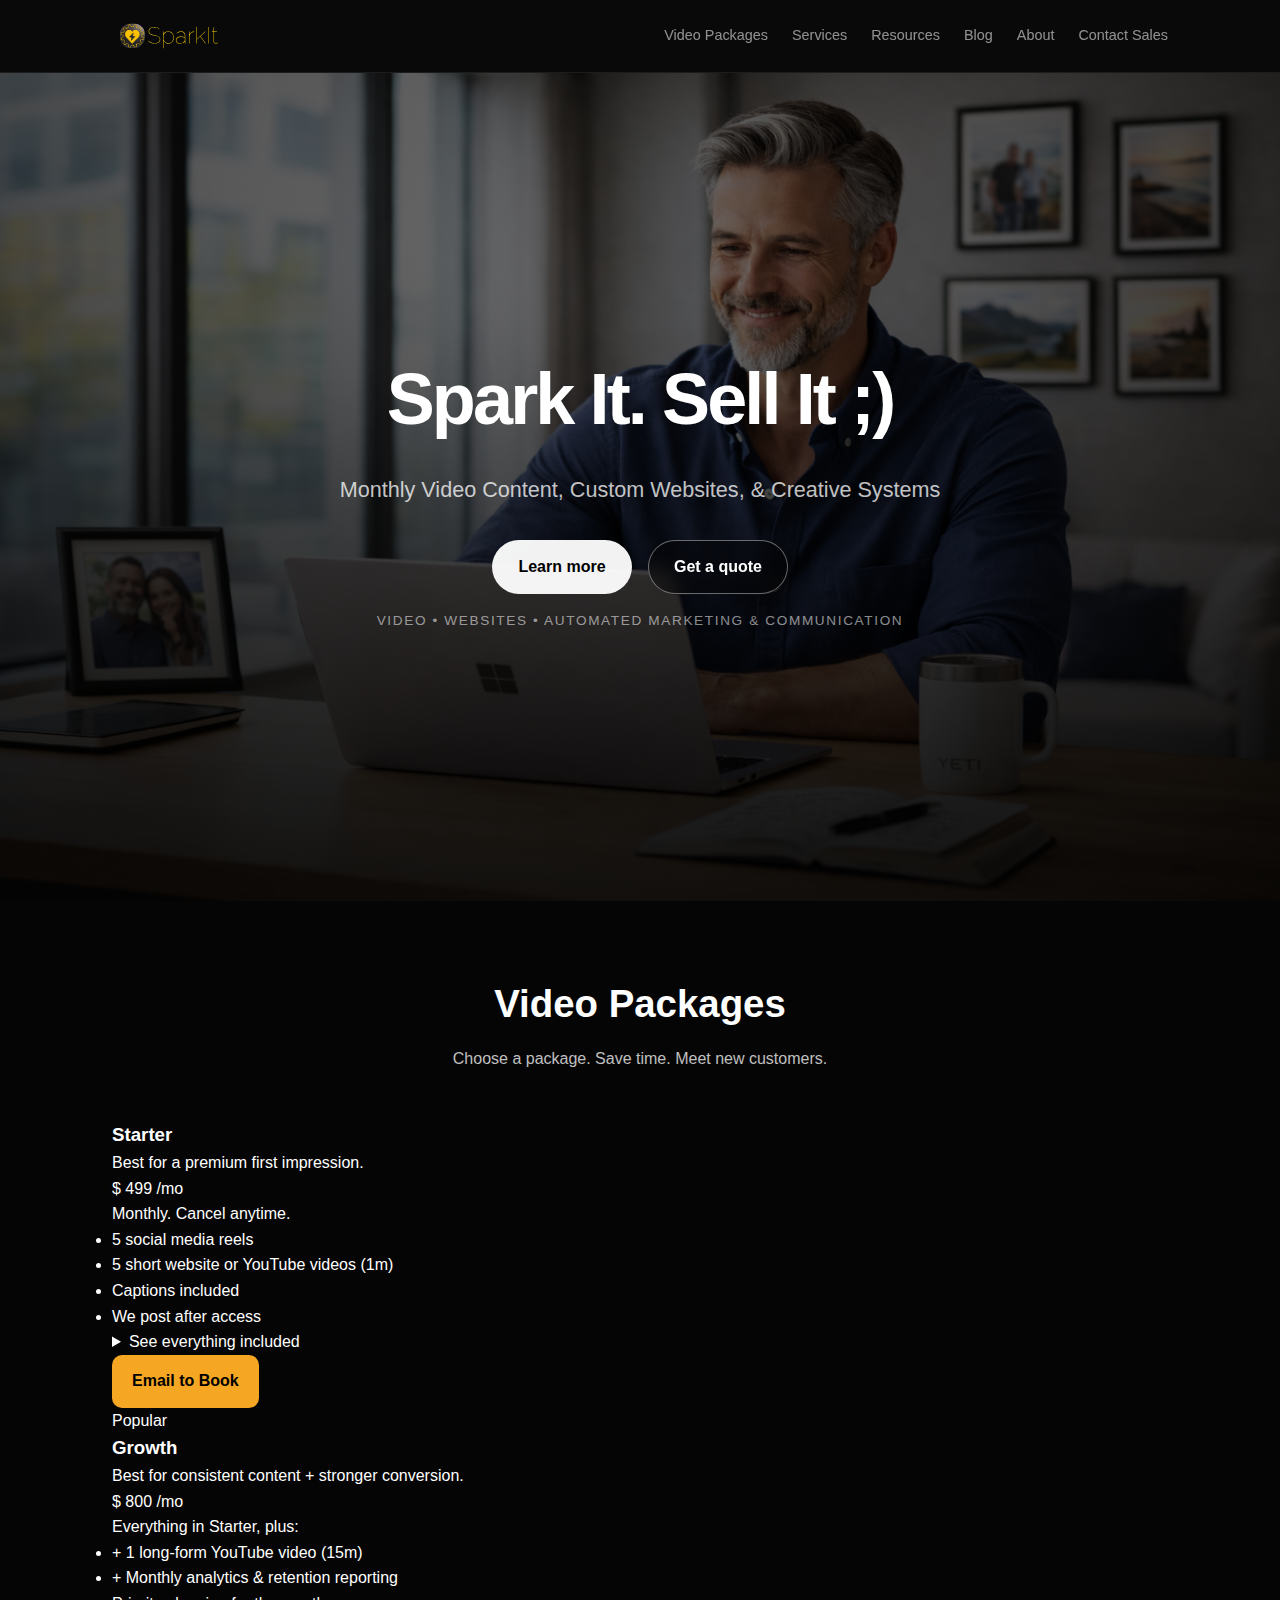
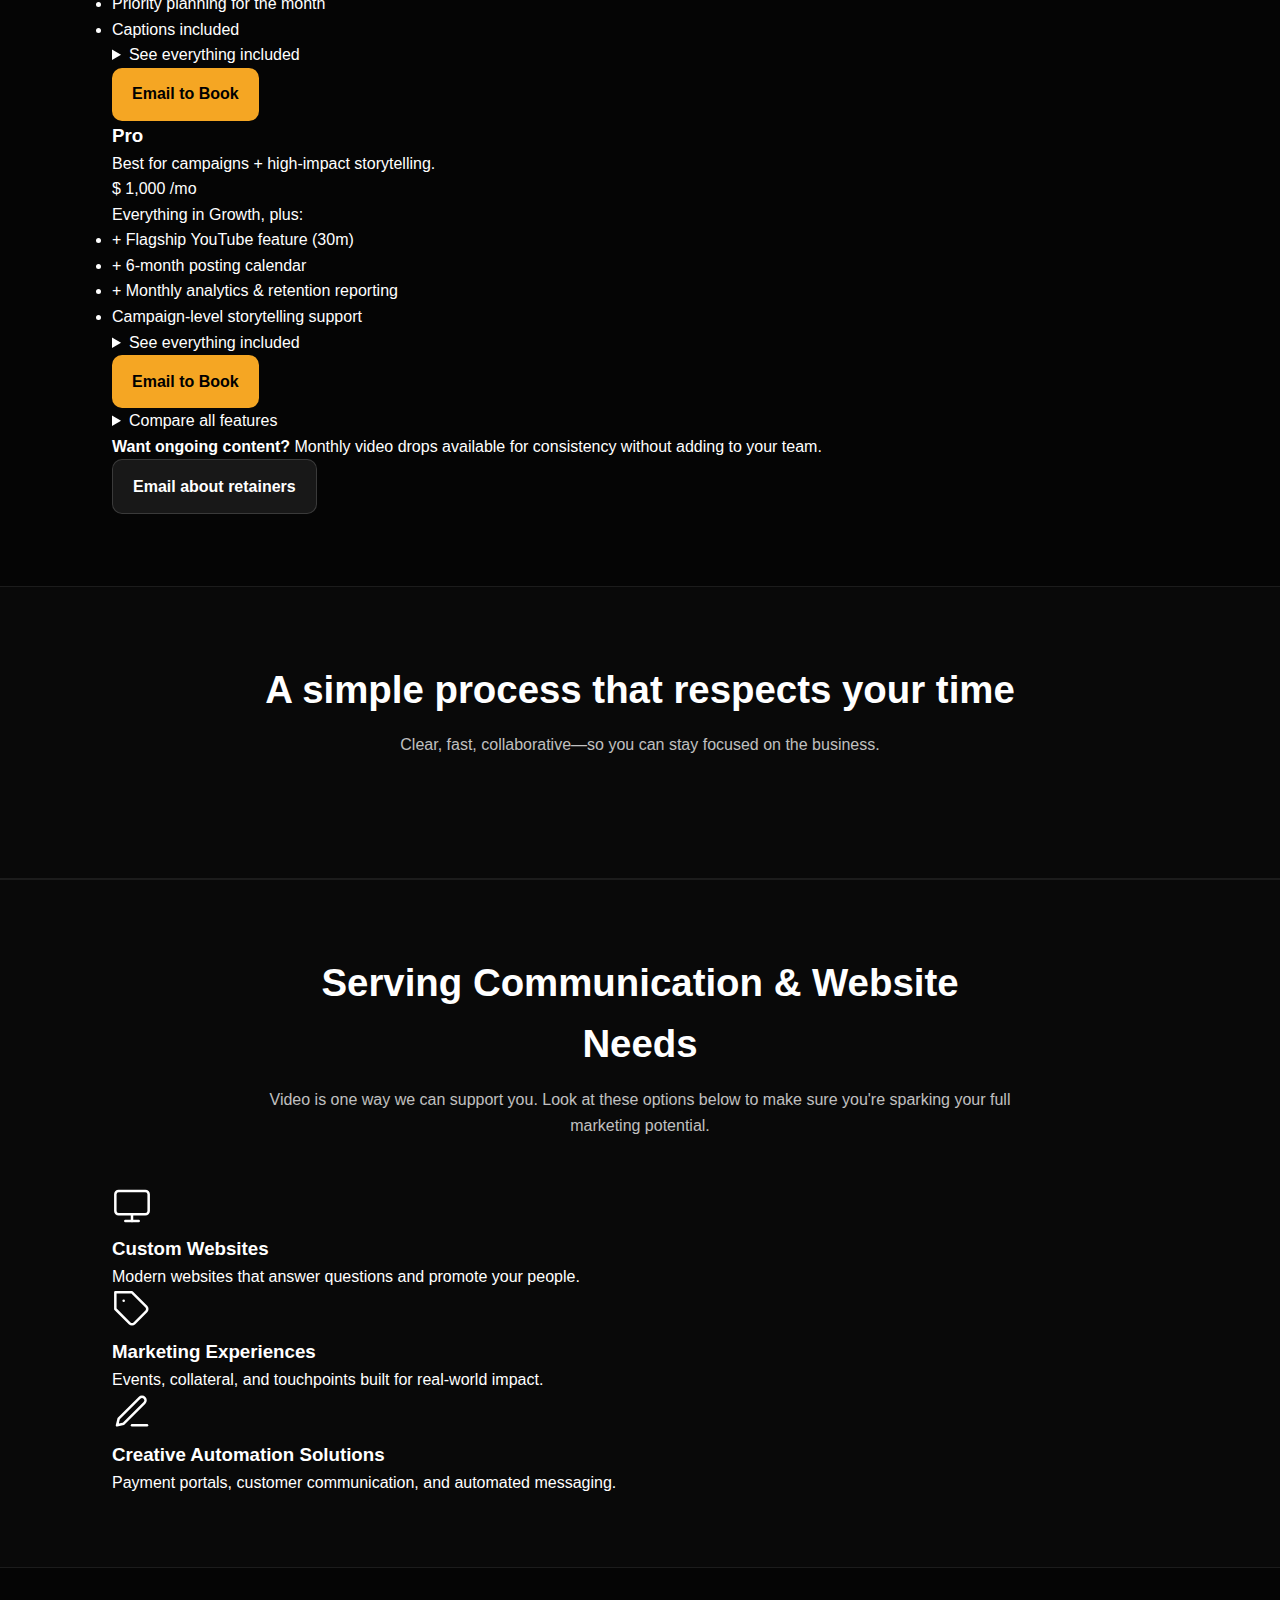
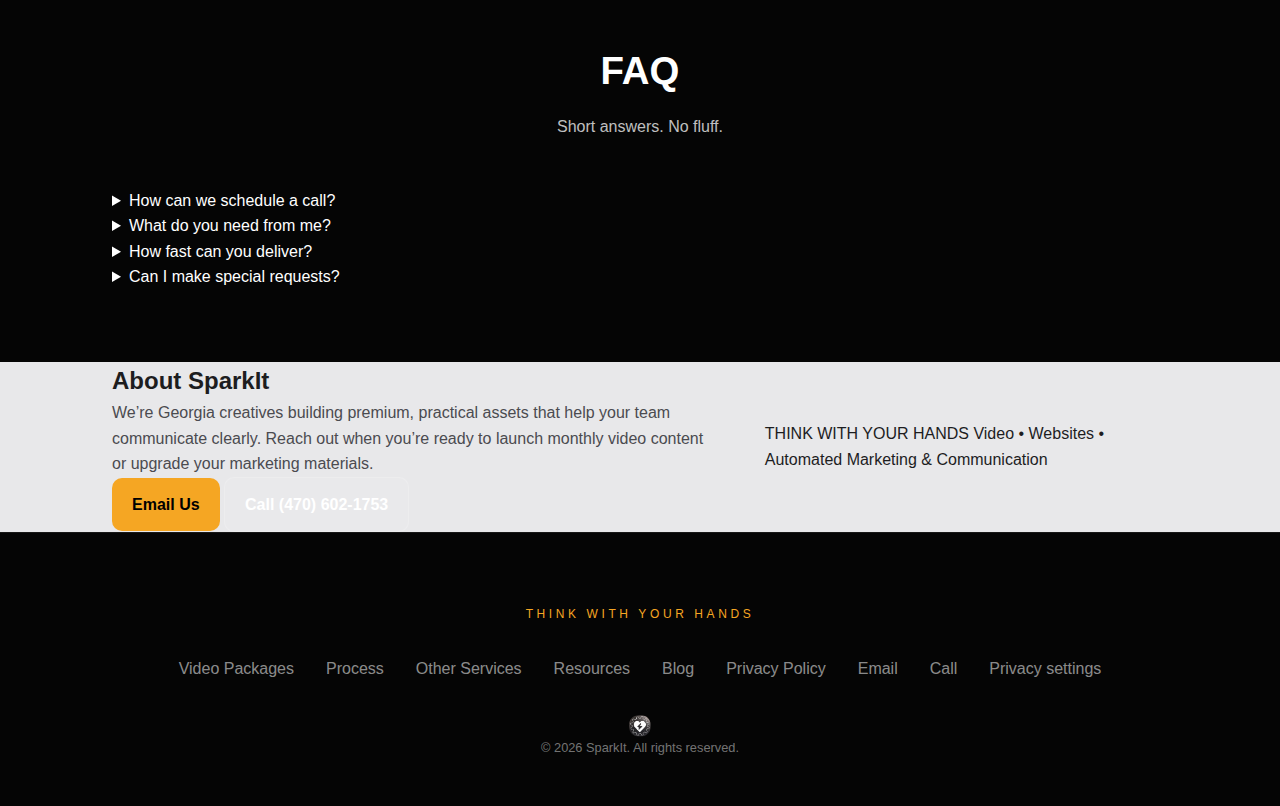
<file: index.html>
<!DOCTYPE html>
<html lang="en">
<head>
  <!-- Google Tag Manager -->
  <script>(function(w,d,s,l,i){w[l]=w[l]||[];w[l].push({'gtm.start':
  new Date().getTime(),event:'gtm.js'});var f=d.getElementsByTagName(s)[0],
  j=d.createElement(s),dl=l!='dataLayer'?'&l='+l:'';j.async=true;j.src=
  'https://www.googletagmanager.com/gtm.js?id='+i+dl;f.parentNode.insertBefore(j,f);
  })(window,document,'script','dataLayer','GTM-PKBD5PZQ');</script>
  <!-- End Google Tag Manager -->

  <!-- Google tag (gtag.js) -->
  <script async src="https://www.googletagmanager.com/gtag/js?id=G-94JDJYFKGY"></script>
  <script>
    window.dataLayer = window.dataLayer || [];
    function gtag(){dataLayer.push(arguments);}
    gtag('js', new Date());
    gtag('config', 'G-94JDJYFKGY');
  </script>

  <meta charset="UTF-8" />
  <meta name="viewport" content="width=device-width, initial-scale=1.0" />

  <title>SparkIt Design | Branded Video Packages for Modern Teams</title>
  <meta name="description" content="SparkIt is a Georgia-based creative studio specializing in branded video packages that help teams build trust, clarity, and demand." />
  <link rel="canonical" href="https://sparkitdesign.com/" />
  <meta name="robots" content="index,follow" />

  <!-- Favicons -->
  <link rel="icon" href="assets/favicon/favicon.ico" />
  <link rel="icon" type="image/png" sizes="32x32" href="assets/favicon/favicon-50x50.png" />
  <link rel="icon" type="image/png" sizes="32x32" href="assets/favicon/favicon-32x32.png" />
  <link rel="icon" type="image/png" sizes="16x16" href="assets/favicon/favicon-16x16.png" />
  <link rel="apple-touch-icon" href="assets/favicon/apple-touch-icon.png" />

  <!-- Open Graph / Twitter -->
  <meta property="og:title" content="SparkIt Design | Branded Video Packages" />
  <meta property="og:description" content="Georgia-based creative studio offering video packages that turn attention into trust—and trust into customers." />
  <meta property="og:url" content="https://sparkitdesign.com/" />
  <meta property="og:type" content="website" />
  <meta property="og:image" content="https://sparkitdesign.com/assets/images/og.jpg" />
  <meta name="twitter:card" content="summary_large_image" />

  <!-- Performance -->
  <link rel="preconnect" href="https://www.google.com" />
  <link rel="preconnect" href="https://www.gstatic.com" crossorigin />

  <!-- Styles -->
  <link rel="stylesheet" href="styles.css" />

  <!-- Minimal mobile helpers ONLY (avoid fighting styles.css) -->
  <style>
    html, body { max-width: 100%; overflow-x: hidden; }
    img, svg { max-width: 100%; height: auto; }
    .nav-link, .btn { -webkit-tap-highlight-color: transparent; }
  </style>

  <!-- Structured data -->
  <script type="application/ld+json">
  {
    "@context": "https://schema.org",
    "@type": "WebSite",
    "name": "SparkIt Design",
    "url": "https://sparkitdesign.com/",
    "potentialAction": {
      "@type": "SearchAction",
      "target": "https://sparkitdesign.com/?q={search_term_string}",
      "query-input": "required name=search_term_string"
    }
  }
  </script>

  <script type="application/ld+json">
  {
    "@context": "https://schema.org",
    "@type": "Organization",
    "name": "SparkIt LLC",
    "url": "https://sparkitdesign.com/",
    "logo": "https://sparkitdesign.com/assets/logos/sparkit-logo.png",
    "telephone": "+1-470-602-1753",
    "areaServed": "Georgia",
    "sameAs": [
      "https://instagram.com/sparkit.ga"
    ]
  }
  </script>

  <!-- Offer/Product schema -->
  <script type="application/ld+json">
  {
    "@context": "https://schema.org",
    "@type": "ItemList",
    "name": "SparkIt Video Packages",
    "itemListElement": [
      {
        "@type": "ListItem",
        "position": 1,
        "item": {
          "@type": "Offer",
          "name": "Starter",
          "description": "Best for a premium first impression. 5 social media reels, 5 short website or YouTube videos (1m), captions included, posting after access.",
          "price": "499",
          "priceCurrency": "USD",
          "availability": "https://schema.org/InStock",
          "url": "https://sparkitdesign.com/#video"
        }
      },
      {
        "@type": "ListItem",
        "position": 2,
        "item": {
          "@type": "Offer",
          "name": "Growth",
          "description": "Best for consistent content + stronger conversion. Everything in Starter plus 1 long-form YouTube video (15m) and monthly analytics & retention reporting.",
          "price": "800",
          "priceCurrency": "USD",
          "availability": "https://schema.org/InStock",
          "url": "https://sparkitdesign.com/#video"
        }
      },
      {
        "@type": "ListItem",
        "position": 3,
        "item": {
          "@type": "Offer",
          "name": "Pro",
          "description": "Best for campaigns + high-impact storytelling. Everything in Growth plus a flagship YouTube feature (30m), 6-month posting calendar, and monthly analytics & retention reporting.",
          "price": "1000",
          "priceCurrency": "USD",
          "availability": "https://schema.org/InStock",
          "url": "https://sparkitdesign.com/#video"
        }
      }
    ]
  }
  </script>

  <!-- FAQ schema -->
  <script type="application/ld+json">
  {
    "@context": "https://schema.org",
    "@type": "FAQPage",
    "mainEntity": [
      {
        "@type": "Question",
        "name": "How can we schedule a call?",
        "acceptedAnswer": {
          "@type": "Answer",
          "text": "Email or call when you're ready to add a spark to your idea."
        }
      },
      {
        "@type": "Question",
        "name": "What do you need from me?",
        "acceptedAnswer": {
          "@type": "Answer",
          "text": "Once you confirm your monthly package, we'll ask a few questions to learn your brand and customers. Then we’ll request access to post for you."
        }
      },
      {
        "@type": "Question",
        "name": "How fast can you deliver?",
        "acceptedAnswer": {
          "@type": "Answer",
          "text": "We'll deliver all monthly videos 30 days after we lock in your package."
        }
      },
      {
        "@type": "Question",
        "name": "Can I make special requests?",
        "acceptedAnswer": {
          "@type": "Answer",
          "text": "Share requests by email or phone. We’re flexible, and we'll respond in less than 48 hours."
        }
      }
    ]
  }
  </script>
</head>

<body id="top">
  <!-- Google Tag Manager (noscript) -->
  <noscript><iframe src="https://www.googletagmanager.com/ns.html?id=GTM-PKBD5PZQ"
  height="0" width="0" style="display:none;visibility:hidden"></iframe></noscript>
  <!-- End Google Tag Manager (noscript) -->

  <a class="skip-link" href="#main">Skip to content</a>

  <header class="header" role="banner">
    <div class="container header-inner">
      <a href="#top" class="logo" aria-label="SparkIt Home">
        <img src="assets/logos/sparkit-logo.svg" alt="SparkIt" />
      </a>

      <nav class="nav nav-zap" id="primary-nav" aria-label="Primary">
        <a href="#video" class="nav-link">Video Packages</a>
        <a href="#services" class="nav-link">Services</a>
        <a href="#resources" class="nav-link">Resources</a>
        <a href="/blog/" class="nav-link">Blog</a>
        <a href="#about" class="nav-link">About</a>

        <a class="nav-link nav-sales"
           href="mailto:sparkitga@gmail.com?subject=Contact%20Sales%20-%20SparkIt&body=Name%3A%0ABusiness%3A%0AWebsite%3A%0AWhat%20are%20you%20trying%20to%20build%3F%0ATimeline%3A%0ABudget%20range%3A%0A">
          Contact Sales
        </a>
      </nav>
    </div>
  </header>

  <main id="main">
    <!-- HERO -->
    <section class="hero hero-image" aria-labelledby="hero-title">
      <picture class="hero-media" aria-hidden="true">
        <source srcset="assets/images/hero-apple-mobile.jpg" media="(max-width: 700px)">
        <img src="assets/images/hero-apple.jpg" alt="" loading="eager" fetchpriority="high">
      </picture>

      <div class="hero-overlay" aria-hidden="true"></div>

      <div class="container hero-content">
        <h1 id="hero-title" class="hero-headline">Spark It. Sell It ;)</h1>
        <p class="hero-subheadline">
          Monthly Video Content, Custom Websites, &amp; Creative Systems
        </p>

        <div class="hero-actions" role="group" aria-label="Primary actions">
          <a href="#video" class="btn btn-pill btn-light">Learn more</a>

          <a href="mailto:sparkitga@gmail.com?subject=Quote%20Request%20-%20SparkIt%20Video%20Packages&body=Name%3A%0ABusiness%3A%0AWebsite%3A%0APackage%20interested%20in%3A%0AGoal%20for%20the%20video%3A%0ADeadline%3A%0ABudget%20range%3A%0A"
             class="btn btn-pill btn-dark">
            Get a quote
          </a>
        </div>

        <p class="hero-services">Video • Websites • Automated Marketing &amp; Communication</p>
      </div>
    </section>

    <!-- VIDEO PACKAGES -->
    <section id="video" class="section" aria-labelledby="video-title">
      <div class="container">
        <header class="section-header">
          <h2 id="video-title" class="section-title">Video Packages</h2>
          <p class="section-subtitle">Choose a package. Save time. Meet new customers.</p>
        </header>

        <div class="pricing-grid" role="list">
          <!-- Starter -->
          <article class="pricing-card" role="listitem" aria-labelledby="pkg-starter">
            <h3 id="pkg-starter" class="pricing-title">Starter</h3>
            <p class="pricing-use">Best for a premium first impression.</p>

            <div class="price">
              <span class="price-currency">$</span>
              <span class="price-amount">499</span>
              <span class="price-term">/mo</span>
            </div>
            <p class="price-note">Monthly. Cancel anytime.</p>

            <ul class="pricing-highlights" aria-label="Starter highlights">
              <li>5 social media reels</li>
              <li>5 short website or YouTube videos (1m)</li>
              <li>Captions included</li>
              <li>We post after access</li>
            </ul>

            <details class="plan-details">
              <summary>See everything included</summary>
              <ul class="pricing-list">
                <li>5 social media reels</li>
                <li>10 short website or YouTube videos (1m)</li>
                <li>Customer focused video with captions</li>
                <li>Posting handled after channel access</li>
              </ul>
            </details>

            <div class="pricing-cta">
              <a class="btn btn-primary"
                 href="mailto:sparkitga@gmail.com?subject=Starter%20Package%20-%20SparkIt&body=Name%3A%0ABusiness%3A%0AWebsite%3A%0AGoal%20for%20the%20video%3A%0ADeadline%3A%0ABudget%20range%3A%0A">
                Email to Book
              </a>
            </div>
          </article>

          <!-- Growth -->
          <article class="pricing-card featured" role="listitem" aria-labelledby="pkg-growth">
            <div class="badge" aria-label="Most chosen package">Popular</div>
            <h3 id="pkg-growth" class="pricing-title">Growth</h3>
            <p class="pricing-use">Best for consistent content + stronger conversion.</p>

            <div class="price">
              <span class="price-currency">$</span>
              <span class="price-amount">800</span>
              <span class="price-term">/mo</span>
            </div>
            <p class="price-note">Everything in Starter, plus:</p>

            <ul class="pricing-highlights" aria-label="Growth highlights">
              <li>+ 1 long-form YouTube video (15m)</li>
              <li>+ Monthly analytics &amp; retention reporting</li>
              <li>Priority planning for the month</li>
              <li>Captions included</li>
            </ul>

            <details class="plan-details">
              <summary>See everything included</summary>
              <ul class="pricing-list">
                <li><strong>Everything in Starter</strong></li>
                <li>5 social media reels</li>
                <li>10 short website or YouTube videos (1m)</li>
                <li>Posting handled after channel access</li>
                <li>Customer focused video with captions</li>
                <li>1 long-form YouTube video (15m)</li>
                <li>Monthly analytics &amp; retention reporting</li>
              </ul>
            </details>

            <div class="pricing-cta">
              <a class="btn btn-primary"
                 href="mailto:sparkitga@gmail.com?subject=Growth%20Package%20-%20SparkIt&body=Name%3A%0ABusiness%3A%0AWebsite%3A%0AGoal%20for%20the%20video%3A%0ADeadline%3A%0ABudget%20range%3A%0A">
                Email to Book
              </a>
            </div>
          </article>

          <!-- Pro -->
          <article class="pricing-card" role="listitem" aria-labelledby="pkg-pro">
            <h3 id="pkg-pro" class="pricing-title">Pro</h3>
            <p class="pricing-use">Best for campaigns + high-impact storytelling.</p>

            <div class="price">
              <span class="price-currency">$</span>
              <span class="price-amount">1,000</span>
              <span class="price-term">/mo</span>
            </div>
            <p class="price-note">Everything in Growth, plus:</p>

            <ul class="pricing-highlights" aria-label="Pro highlights">
              <li>+ Flagship YouTube feature (30m)</li>
              <li>+ 6-month posting calendar</li>
              <li>+ Monthly analytics &amp; retention reporting</li>
              <li>Campaign-level storytelling support</li>
            </ul>

            <details class="plan-details">
              <summary>See everything included</summary>
              <ul class="pricing-list">
                <li><strong>Everything in Growth</strong></li>
                <li>5 social media reels</li>
                <li>10 short website or YouTube videos (1m)</li>
                <li>Posting handled after channel access</li>
                <li>Customer focused video with captions</li>
                <li>Flagship YouTube feature (30m)</li>
                <li>6-month posting calendar</li>
                <li>Monthly analytics &amp; retention reporting</li>
              </ul>
            </details>

            <div class="pricing-cta">
              <a class="btn btn-primary"
                 href="mailto:sparkitga@gmail.com?subject=Pro%20Package%20-%20SparkIt&body=Name%3A%0ABusiness%3A%0AWebsite%3A%0AGoal%20for%20the%20video%3A%0ADeadline%3A%0ABudget%20range%3A%0A">
                Email to Book
              </a>
            </div>
          </article>
        </div>

        <div id="compare" class="compare-wrap" aria-label="Compare all features">
          <details class="compare-details">
            <summary>Compare all features</summary>

            <div class="compare-table-wrap" role="region" aria-label="Plan comparison table">
              <table class="compare-table">
                <thead>
                  <tr>
                    <th scope="col">Features</th>
                    <th scope="col">Starter</th>
                    <th scope="col">Growth</th>
                    <th scope="col">Pro</th>
                  </tr>
                </thead>
                <tbody>
                  <tr><th scope="row">5 social media reels</th><td>✓</td><td>✓</td><td>✓</td></tr>
                  <tr><th scope="row">10 short videos (1m)</th><td>✓</td><td>✓</td><td>✓</td></tr>
                  <tr><th scope="row">Captions included</th><td>✓</td><td>✓</td><td>✓</td></tr>
                  <tr><th scope="row">We post after access</th><td>✓</td><td>✓</td><td>✓</td></tr>
                  <tr><th scope="row">Long-form YouTube (15m)</th><td>—</td><td>✓</td><td>✓</td></tr>
                  <tr><th scope="row">Monthly analytics &amp; retention reporting</th><td>—</td><td>✓</td><td>✓</td></tr>
                  <tr><th scope="row">Flagship YouTube feature (30m)</th><td>—</td><td>—</td><td>✓</td></tr>
                  <tr><th scope="row">6-month posting calendar</th><td>—</td><td>—</td><td>✓</td></tr>
                </tbody>
              </table>
            </div>

            <p class="compare-note">Need something custom? Email your goal + timeline and we’ll recommend the right fit.</p>
          </details>
        </div>

        <div class="note-card" role="note" aria-label="Retainers note">
          <p><strong>Want ongoing content?</strong> Monthly video drops available for consistency without adding to your team.</p>
          <div class="note-actions">
            <a class="btn btn-secondary"
               href="mailto:sparkitga@gmail.com?subject=Monthly%20Video%20Drops%20-%20SparkIt&body=Name%3A%0ABusiness%3A%0AWebsite%3A%0AGoal%3A%0AContent%20volume%20needed%3A%0A">
              Email about retainers
            </a>
          </div>
        </div>
      </div>
    </section>

    <!-- PROCESS -->
    <section id="process" class="section alt" aria-labelledby="process-title">
      <div class="container">
        <header class="section-header">
          <h2 id="process-title" class="section-title">A simple process that respects your time</h2>
          <p class="section-subtitle">Clear, fast, collaborative—so you can stay focused on the business.</p>
        </header>
      </div>
    </section>

    <!-- SERVICES -->
    <section id="services" class="section alt" aria-labelledby="services-title">
      <div class="container">
        <header class="section-header">
          <h2 id="services-title" class="section-title">Serving Communication &amp; Website Needs</h2>
          <p class="section-subtitle">Video is one way we can support you. Look at these options below to make sure you're sparking your full marketing potential.</p>
        </header>

        <div class="services-grid">
          <article class="service-card">
            <div class="service-icon" aria-hidden="true">
              <svg xmlns="http://www.w3.org/2000/svg" width="40" height="40" viewBox="0 0 24 24" fill="none" stroke="currentColor" stroke-width="1.5" stroke-linecap="round" stroke-linejoin="round">
                <rect x="2" y="3" width="20" height="14" rx="2" ry="2"></rect>
                <line x1="8" y1="21" x2="16" y2="21"></line>
                <line x1="12" y1="17" x2="12" y2="21"></line>
              </svg>
            </div>
            <h3 class="service-title">Custom Websites</h3>
            <p class="service-desc">Modern websites that answer questions and promote your people.</p>
          </article>

          <article class="service-card">
            <div class="service-icon" aria-hidden="true">
              <svg xmlns="http://www.w3.org/2000/svg" width="40" height="40" viewBox="0 0 24 24" fill="none" stroke="currentColor" stroke-width="1.5" stroke-linecap="round" stroke-linejoin="round">
                <path d="M20.59 13.41l-7.17 7.17a2 2 0 0 1-2.83 0L2 12V2h10l8.59 8.59a2 2 0 0 1 0 2.82z"></path>
                <line x1="7" y1="7" x2="7.01" y2="7"></line>
              </svg>
            </div>
            <h3 class="service-title">Marketing Experiences</h3>
            <p class="service-desc">Events, collateral, and touchpoints built for real-world impact.</p>
          </article>

          <article class="service-card">
            <div class="service-icon" aria-hidden="true">
              <svg xmlns="http://www.w3.org/2000/svg" width="40" height="40" viewBox="0 0 24 24" fill="none" stroke="currentColor" stroke-width="1.5" stroke-linecap="round" stroke-linejoin="round">
                <path d="M12 20h9"></path>
                <path d="M16.5 3.5a2.12 2.12 0 0 1 3 3L7 19l-4 1 1-4Z"></path>
              </svg>
            </div>
            <h3 class="service-title">Creative Automation Solutions</h3>
            <p class="service-desc">Payment portals, customer communication, and automated messaging.</p>
          </article>
        </div>
      </div>
    </section>

    <!-- RESOURCES / FAQ -->
    <section id="resources" class="section faq-zap" aria-labelledby="faq-title">
      <div class="container">
        <header class="section-header faq-header">
          <h2 id="faq-title" class="section-title faq-title">FAQ</h2>
          <p class="section-subtitle faq-subtitle">Short answers. No fluff.</p>
        </header>

        <div class="faq-grid">
          <div class="faq-col">
            <details class="faq-item">
              <summary>How can we schedule a call?</summary>
              <div class="faq-panel"><p>Email or call when you're ready to add a spark to your idea.</p></div>
            </details>

            <details class="faq-item">
              <summary>What do you need from me?</summary>
              <div class="faq-panel"><p>Once you confirm your monthly package, we'll ask a few questions to learn your brand and customers. Then we’ll request access to post for you.</p></div>
            </details>
          </div>

          <div class="faq-col">
            <details class="faq-item">
              <summary>How fast can you deliver?</summary>
              <div class="faq-panel"><p>We'll deliver all monthly videos 30 days after we lock in your package.</p></div>
            </details>

            <details class="faq-item">
              <summary>Can I make special requests?</summary>
              <div class="faq-panel"><p>Share requests by email or phone. We’re flexible, and we'll respond in less than 48 hours.</p></div>
            </details>
          </div>
        </div>
      </div>
    </section>

    <!-- ABOUT -->
    <section id="about" class="about" aria-labelledby="about-title">
      <div class="container about-grid">
        <div class="about-content">
          <h2 id="about-title" class="about-headline">About SparkIt</h2>
          <p class="about-text">
            We’re Georgia creatives building premium, practical assets that help your team communicate clearly.
            Reach out when you’re ready to launch monthly video content or upgrade your marketing materials.
          </p>

          <div class="about-actions" role="group" aria-label="Contact options">
            <a href="mailto:sparkitga@gmail.com?subject=SparkIt%20Video%20Packages&body=Name%3A%0ABusiness%3A%0AWebsite%3A%0AGoal%3A%0A"
               class="btn btn-primary">
              Email Us
            </a>

            <a href="tel:+14706021753" class="btn btn-secondary">
              Call (470) 602-1753
            </a>
          </div>
        </div>

        <div class="about-visual" aria-hidden="true">
          <div class="about-badge">
            <span class="about-badge-title">THINK WITH YOUR HANDS</span>
            <span class="about-badge-sub">Video • Websites • Automated Marketing &amp; Communication</span>
          </div>
        </div>
      </div>
    </section>
  </main>

  <footer class="footer" role="contentinfo">
    <div class="container footer-inner">
      <p class="footer-tagline">THINK WITH YOUR HANDS</p>

      <nav class="footer-nav" aria-label="Footer">
        <a href="#video" class="footer-link">Video Packages</a>
        <a href="#process" class="footer-link">Process</a>
        <a href="#services" class="footer-link">Other Services</a>
        <a href="#resources" class="footer-link">Resources</a>
        <a href="/blog/" class="footer-link">Blog</a>
        <a href="/privacy/" class="footer-link">Privacy Policy</a>
        <a href="mailto:sparkitga@gmail.com?subject=SparkIt%20Video%20Packages" class="footer-link">Email</a>
        <a href="tel:+14706021753" class="footer-link">Call</a>
        <a href="?cmpscreen" class="footer-link cmpfooterlink cmpfooterlinkcmp">Privacy settings</a>
      </nav>

      <div class="footer-brand">
        <span class="footer-logo">
          <img src="assets/logos/sparkit-logo-white.svg" alt="SparkIt" />
        </span>
        <p class="footer-copyright">© 2026 SparkIt. All rights reserved.</p>
      </div>
    </div>
  </footer>
</body>
</html>
</file>
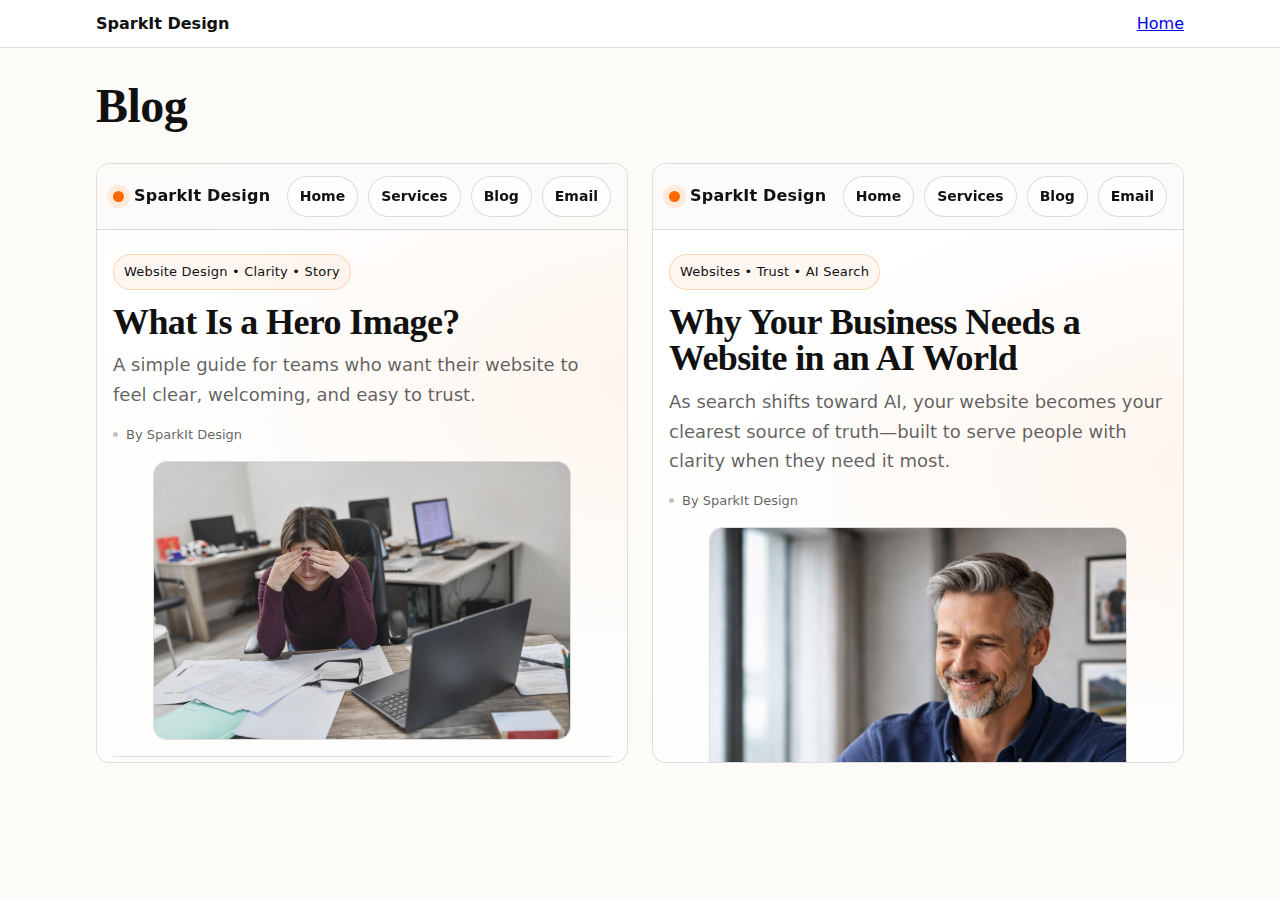
<file: blog/index.html>
<!doctype html>
<html lang="en">
<head>
  <!-- Google Tag Manager -->
  <script>(function(w,d,s,l,i){w[l]=w[l]||[];w[l].push({'gtm.start':
  new Date().getTime(),event:'gtm.js'});var f=d.getElementsByTagName(s)[0],
  j=d.createElement(s),dl=l!='dataLayer'?'&l='+l:'';j.async=true;j.src=
  'https://www.googletagmanager.com/gtm.js?id='+i+dl;f.parentNode.insertBefore(j,f);
  })(window,document,'script','dataLayer','GTM-PKBD5PZQ');</script>

  <!-- Google tag -->
  <script async src="https://www.googletagmanager.com/gtag/js?id=G-94JDJYFKGY"></script>
  <script>
    window.dataLayer = window.dataLayer || [];
    function gtag(){dataLayer.push(arguments);}
    gtag('js', new Date());
    gtag('config', 'G-94JDJYFKGY');
  </script>

  <meta charset="utf-8" />
  <meta name="viewport" content="width=device-width, initial-scale=1" />
  <title>Blog | SparkIt Design</title>

  <style>
    :root{
      --accent:#ff6a00;
      --ink:#111;
      --paper:#fcfbf8;
      --line:rgba(17,17,17,.14);
      --max:1120px;
      --serif: ui-serif, Georgia, "Times New Roman", Times, serif;
      --sans: ui-sans-serif, system-ui, -apple-system, Segoe UI, Roboto, Helvetica, Arial;
    }

    *{box-sizing:border-box}
    body{
      margin:0;
      font-family:var(--sans);
      color:var(--ink);
      background:var(--paper);
    }

    header{
      border-bottom:1px solid var(--line);
      background:#fff;
    }
    .topbar{
      max-width:var(--max);
      margin:0 auto;
      padding:14px 16px;
      display:flex;
      justify-content:space-between;
      align-items:center;
    }
    .brand{
      font-weight:800;
      text-decoration:none;
      color:var(--ink);
    }

    main{
      max-width:var(--max);
      margin:0 auto;
      padding:30px 16px 60px;
    }

    h1{
      font-family:var(--serif);
      font-size:48px;
      margin:0 0 30px;
      letter-spacing:-.5px;
    }

    .grid{
      display:grid;
      grid-template-columns:1fr 1fr;
      gap:24px;
    }
    @media (max-width:900px){
      .grid{grid-template-columns:1fr}
    }

    .embed{
      border:1px solid var(--line);
      background:#fff;
      border-radius:14px;
      overflow:hidden;
      height:600px;
    }
    .embed iframe{
      width:100%;
      height:100%;
      border:none;
    }
  </style>
</head>

<body>
  <!-- GTM noscript -->
  <noscript><iframe src="https://www.googletagmanager.com/ns.html?id=GTM-PKBD5PZQ"
  height="0" width="0" style="display:none;visibility:hidden"></iframe></noscript>

  <header>
    <div class="topbar">
      <a class="brand" href="/">SparkIt Design</a>
      <nav>
        <a href="/">Home</a>
      </nav>
    </div>
  </header>

  <main>
    <h1>Blog</h1>

    <div class="grid">

      <!-- Blog Post 1 -->
      <div class="embed">
        <iframe src="/blog/what-is-a-hero-image/"></iframe>
      </div>

      <!-- Blog Post 2 (add when ready) -->
      <div class="embed">
        <iframe src="/blog/website-in-an-ai-world/"></iframe>
      </div>

    </div>
  </main>
</body>
</html>
</file>
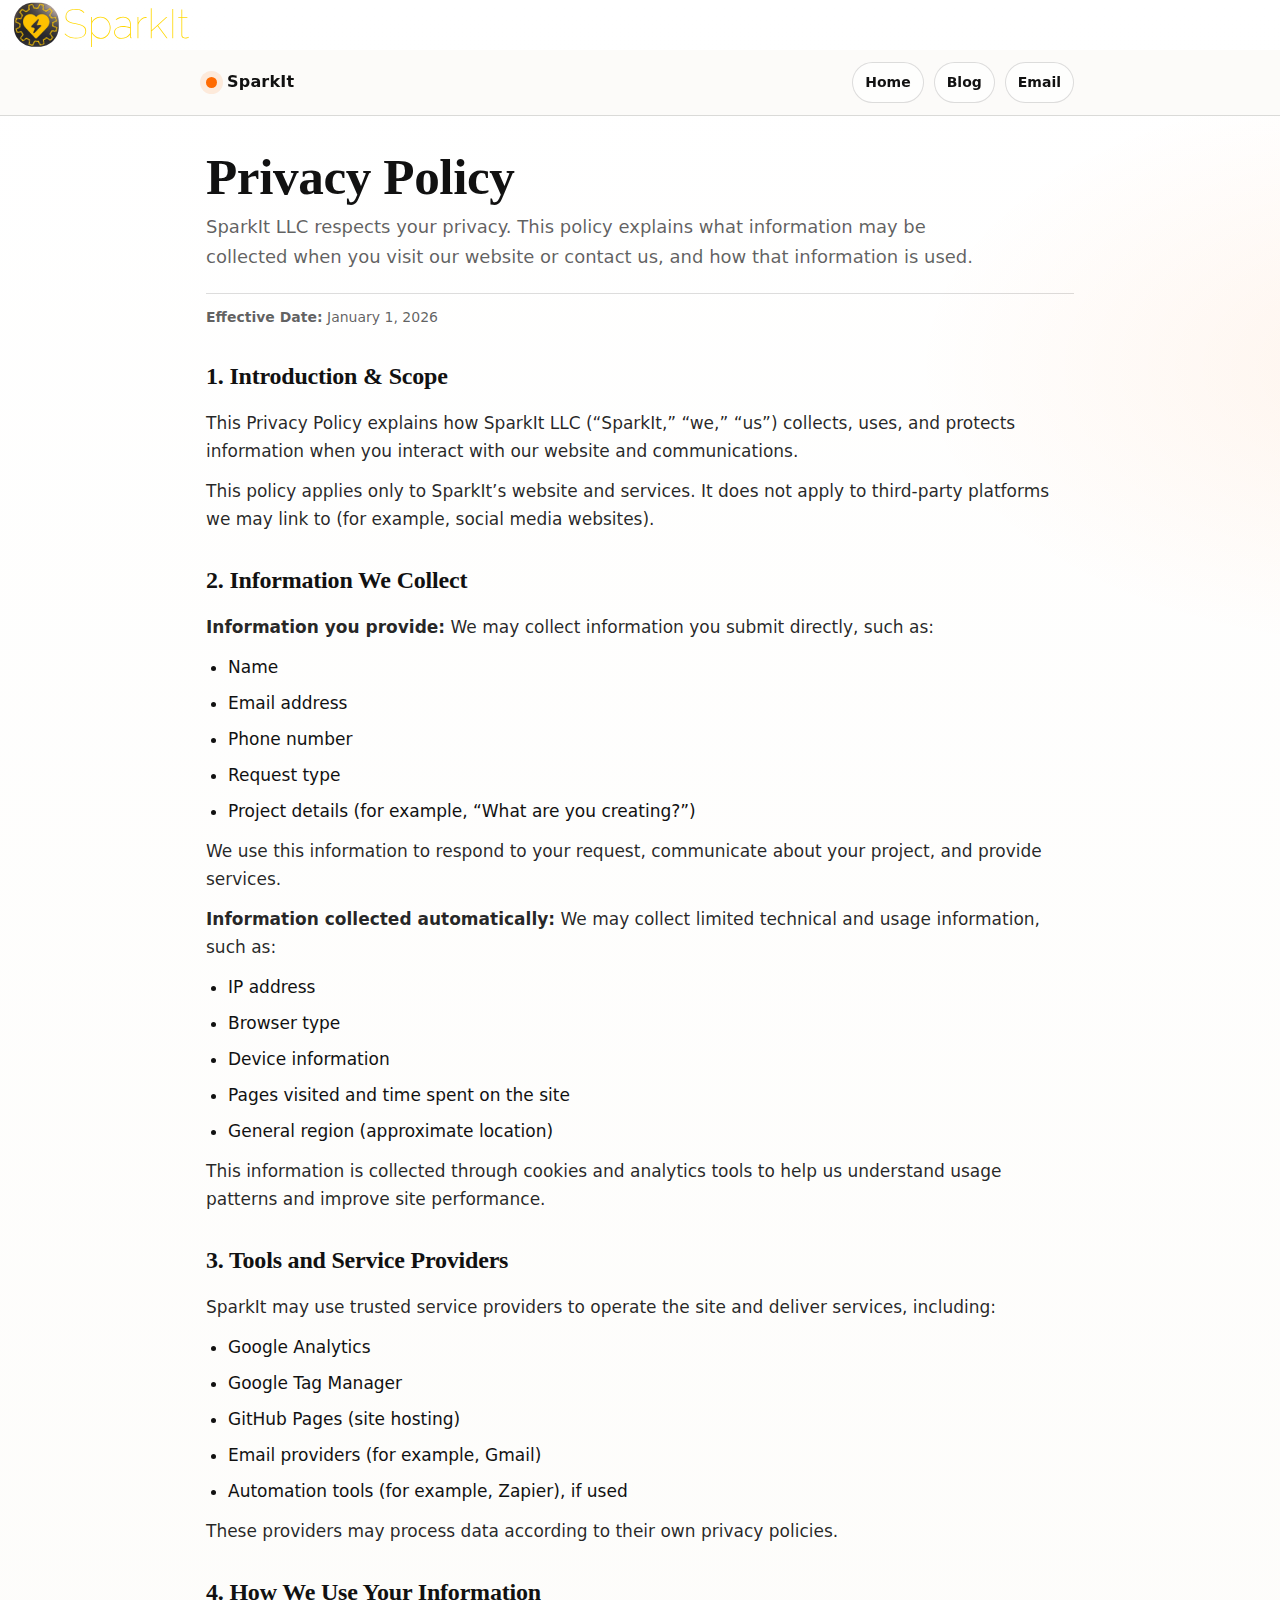
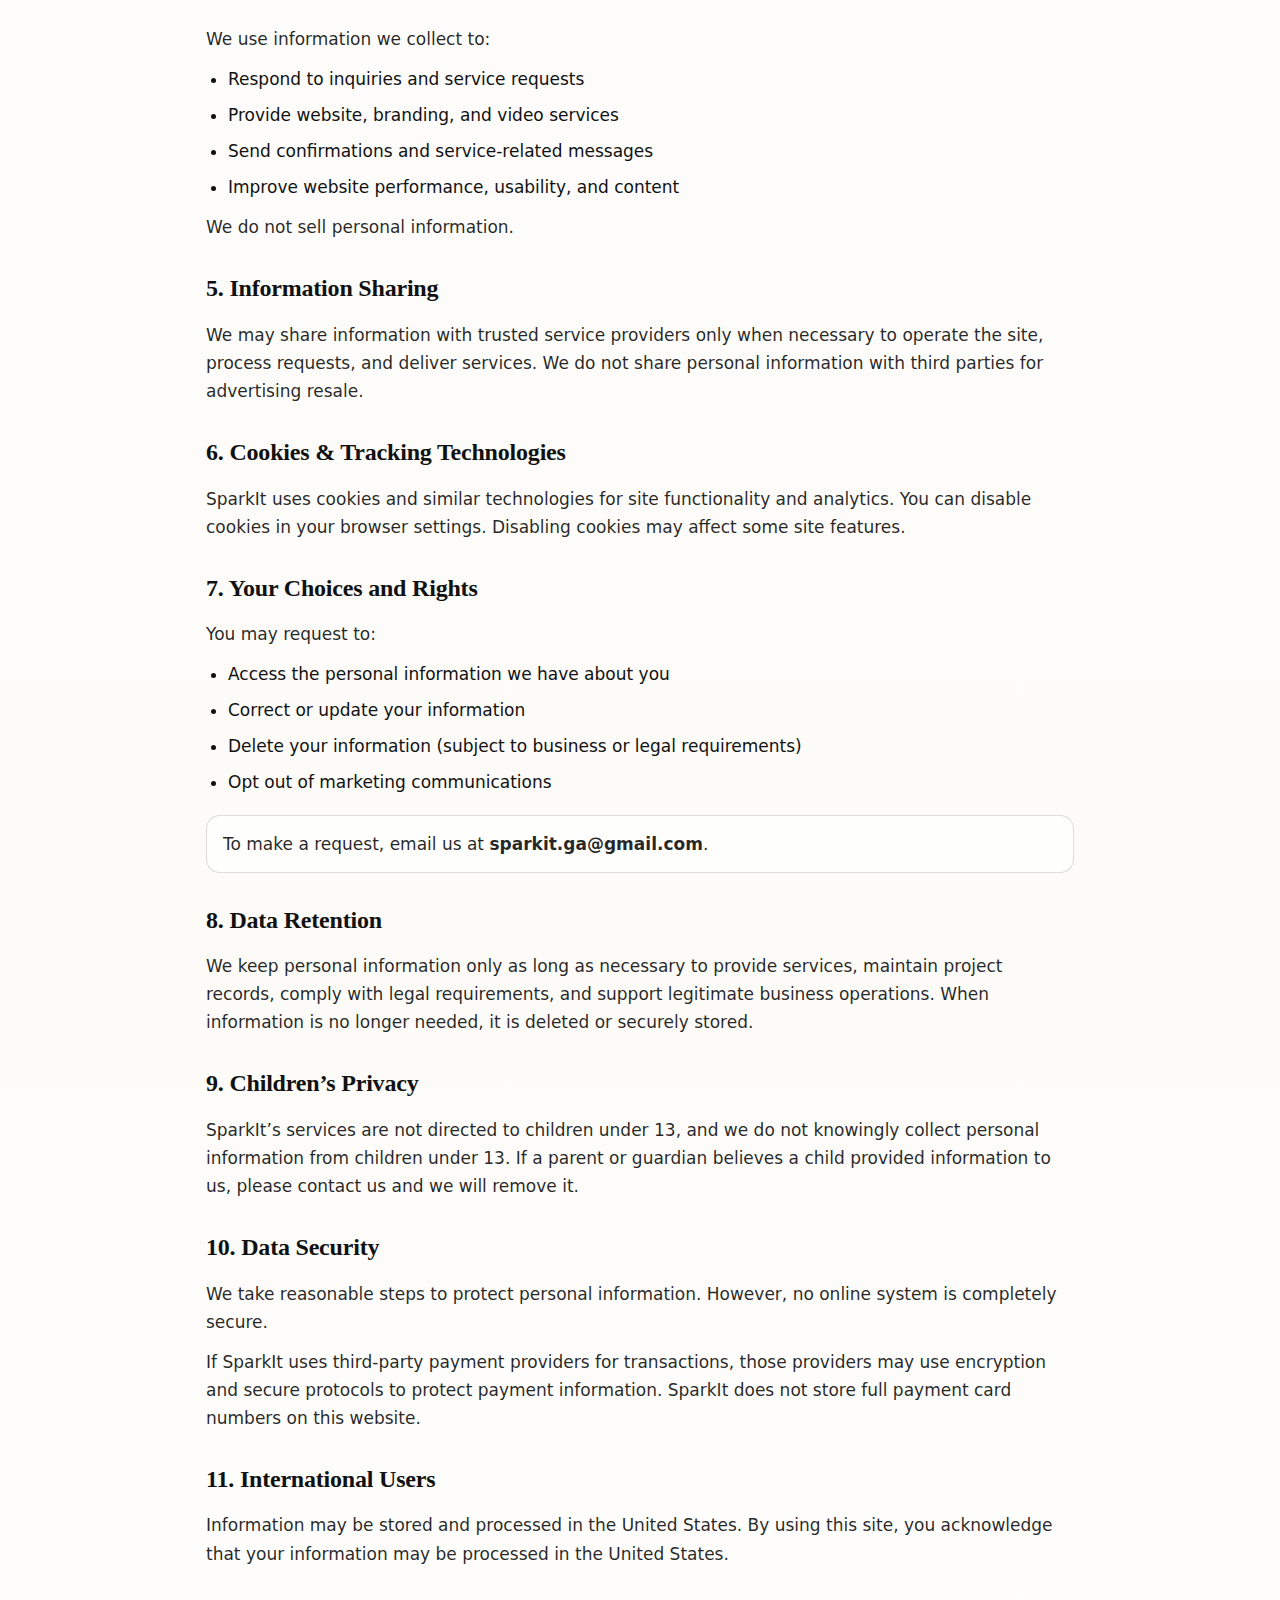
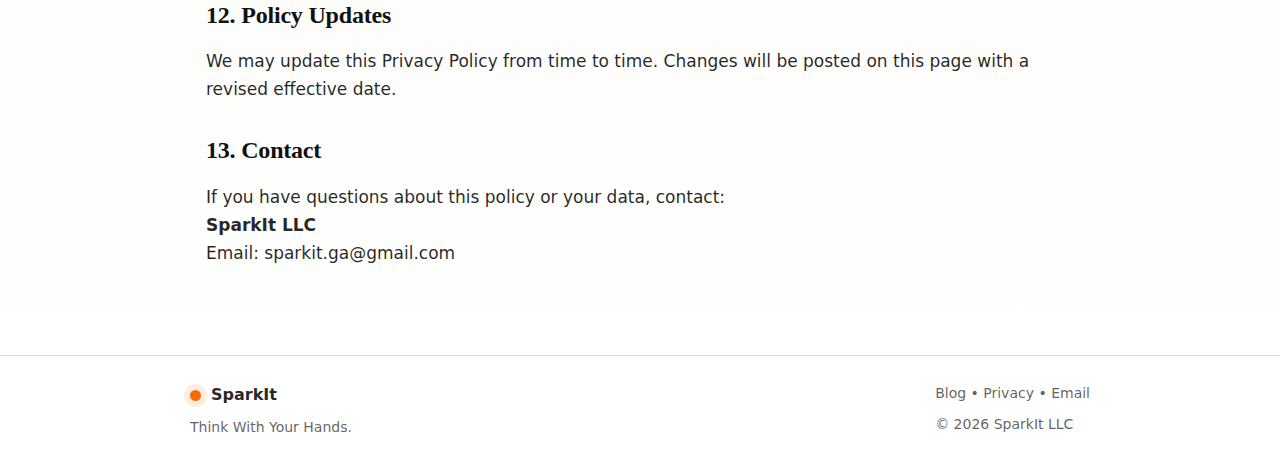
<file: privacy/index.html>
<!doctype html>
<html lang="en">
<head>
  <!-- Google Tag Manager -->
  <script>(function(w,d,s,l,i){w[l]=w[l]||[];w[l].push({'gtm.start':
  new Date().getTime(),event:'gtm.js'});var f=d.getElementsByTagName(s)[0],
  j=d.createElement(s),dl=l!='dataLayer'?'&l='+l:'';j.async=true;j.src=
  'https://www.googletagmanager.com/gtm.js?id='+i+dl;f.parentNode.insertBefore(j,f);
  })(window,document,'script','dataLayer','GTM-PKBD5PZQ');</script>
  <!-- End Google Tag Manager -->

  <!-- Google tag (gtag.js) -->
  <script async src="https://www.googletagmanager.com/gtag/js?id=G-94JDJYFKGY"></script>
  <script>
    window.dataLayer = window.dataLayer || [];
    function gtag(){dataLayer.push(arguments);}
    gtag('js', new Date());
    gtag('config', 'G-94JDJYFKGY');
  </script>

  <meta charset="utf-8" />
  <meta name="viewport" content="width=device-width,initial-scale=1" />
  <title>Privacy Policy | SparkIt</title>
  <meta name="description" content="Privacy policy for SparkIt LLC." />
  <meta name="robots" content="index, follow" />
  <link rel="canonical" href="https://sparkitdesign.com/privacy/" />
  <link rel="stylesheet" href="/styles.css" />
  <img src="/assets/logos/sparkit-logo.svg" alt="SparkIt" />
  <link rel="icon" href="/assets/favicon/favicon.ico" />


  <!-- Favicons -->
  <link rel="icon" href="/assets/favicon/favicon.ico" />
  <link rel="icon" type="image/png" sizes="32x32" href="/assets/favicon/favicon-50x50.png" />
  <link rel="icon" type="image/png" sizes="32x32" href="/assets/favicon/favicon-32x32.png" />
  <link rel="icon" type="image/png" sizes="16x16" href="/assets/favicon/favicon-16x16.png" />
  <link rel="apple-touch-icon" href="/assets/favicon/apple-touch-icon.png" />

  <!-- Open Graph -->
  <meta property="og:type" content="website" />
  <meta property="og:title" content="Privacy Policy | SparkIt" />
  <meta property="og:description" content="Privacy policy for SparkIt LLC." />
  <meta property="og:url" content="https://sparkitdesign.com/privacy/" />
  <meta property="og:site_name" content="SparkIt" />

  <!-- Twitter -->
  <meta name="twitter:card" content="summary" />
  <meta name="twitter:title" content="Privacy Policy | SparkIt" />
  <meta name="twitter:description" content="Privacy policy for SparkIt LLC." />

  <!-- JSON-LD -->
  <script type="application/ld+json">
  {
    "@context":"https://schema.org",
    "@type":"WebPage",
    "name":"Privacy Policy",
    "description":"Privacy policy for SparkIt LLC.",
    "url":"https://sparkitdesign.com/privacy/",
    "publisher":{"@type":"Organization","name":"SparkIt LLC"}
  }
  </script>

  <style>
    :root{
      --accent:#ff6a00;
      --ink:#111;
      --paper:#fcfbf8;
      --muted:rgba(17,17,17,.68);
      --line:rgba(17,17,17,.14);
      --max:900px;
      --serif: ui-serif, Georgia, "Times New Roman", Times, serif;
      --sans: ui-sans-serif, system-ui, -apple-system, Segoe UI, Roboto, Helvetica, Arial;
    }

    *{box-sizing:border-box}
    body{
      margin:0;
      color:var(--ink);
      background:
        radial-gradient(900px 520px at 12% -10%, rgba(255,106,0,.10), transparent 60%),
        radial-gradient(900px 520px at 110% 10%, rgba(255,106,0,.07), transparent 55%),
        linear-gradient(180deg, #ffffff 0%, var(--paper) 70%, #ffffff 100%);
      font-family:var(--sans);
      line-height:1.65;
    }

    a{color:inherit}
    a:hover{color:var(--accent)}

    header{
      position:sticky; top:0; z-index:50;
      background: rgba(252,251,248,.88);
      backdrop-filter: blur(10px);
      border-bottom:1px solid var(--line);
    }
    .topbar{
      max-width:var(--max);
      margin:0 auto;
      padding:12px 16px;
      display:flex;
      justify-content:space-between;
      align-items:center;
      gap:14px;
    }
    .brand{
      display:flex; align-items:center; gap:10px;
      text-decoration:none;
      font-weight:900;
      letter-spacing:.2px;
      white-space:nowrap;
    }
    .mark{
      width:11px;height:11px;border-radius:999px;
      background:var(--accent);
      box-shadow:0 0 0 6px rgba(255,106,0,.12);
      flex:0 0 auto;
    }
    .navlinks{display:flex; gap:10px; flex-wrap:wrap; justify-content:flex-end}
    .pill{
      padding:8px 12px;
      border:1px solid var(--line);
      border-radius:999px;
      background:rgba(255,255,255,.65);
      text-decoration:none;
      font-size:14px;
      font-weight:650;
    }
    .pill:hover{
      border-color:rgba(255,106,0,.25);
      background:rgba(255,106,0,.04);
    }

    main{
      max-width:var(--max);
      margin:0 auto;
      padding:34px 16px 76px;
    }

    h1{
      font-family:var(--serif);
      font-size:clamp(34px, 4vw, 52px);
      line-height:1.05;
      margin:0 0 8px;
      letter-spacing:-.4px;
    }
    .lede{
      margin:0 0 18px;
      color:var(--muted);
      font-size:18px;
      max-width:70ch;
    }
    .rule{height:1px;background:var(--line);margin:22px 0 8px}
    h2{
      font-family:var(--serif);
      font-size:24px;
      margin:28px 0 10px;
      letter-spacing:-.2px;
    }
    p{
      margin:12px 0;
      color:rgba(17,17,17,.92);
      font-size:17px;
    }
    ul{margin:10px 0 12px 22px}
    li{margin:8px 0;font-size:17px}
    .small{font-size:14px;color:var(--muted)}
    .box{
      margin-top:18px;
      padding:14px 16px;
      border:1px solid var(--line);
      border-radius:14px;
      background:rgba(255,255,255,.65);
    }

    footer{
      border-top:1px solid var(--line);
      padding:26px 16px;
      color:var(--muted);
      background:rgba(255,255,255,.55);
    }
    footer .wrap{
      max-width:var(--max);
      margin:0 auto;
      display:flex;
      align-items:flex-start;
      justify-content:space-between;
      gap:18px;
      flex-wrap:wrap;
    }
  </style>
</head>

<body>
  <!-- Google Tag Manager (noscript) -->
  <noscript><iframe src="https://www.googletagmanager.com/ns.html?id=GTM-PKBD5PZQ"
  height="0" width="0" style="display:none;visibility:hidden"></iframe></noscript>
  <!-- End Google Tag Manager (noscript) -->

  <header>
    <div class="topbar">
      <a class="brand" href="/" aria-label="SparkIt Home">
        <span class="mark" aria-hidden="true"></span>
        <span>SparkIt</span>
      </a>

      <nav class="navlinks" aria-label="Primary">
        <a class="pill" href="/">Home</a>
        <a class="pill" href="/blog/">Blog</a>
        <a class="pill" href="mailto:sparkit.ga@gmail.com?subject=Privacy%20Policy%20Question%20-%20SparkIt">Email</a>
      </nav>
    </div>
  </header>

  <main>
    <h1>Privacy Policy</h1>
    <p class="lede">
      SparkIt LLC respects your privacy. This policy explains what information may be collected when you visit our website or contact us,
      and how that information is used.
    </p>
    <div class="rule" aria-hidden="true"></div>
    <p class="small"><strong>Effective Date:</strong> January 1, 2026</p>

    <h2>1. Introduction &amp; Scope</h2>
    <p>
      This Privacy Policy explains how SparkIt LLC (“SparkIt,” “we,” “us”) collects, uses, and protects information when you interact with
      our website and communications.
    </p>
    <p>
      This policy applies only to SparkIt’s website and services. It does not apply to third-party platforms we may link to (for example,
      social media websites).
    </p>

    <h2>2. Information We Collect</h2>
    <p><strong>Information you provide:</strong> We may collect information you submit directly, such as:</p>
    <ul>
      <li>Name</li>
      <li>Email address</li>
      <li>Phone number</li>
      <li>Request type</li>
      <li>Project details (for example, “What are you creating?”)</li>
    </ul>
    <p>
      We use this information to respond to your request, communicate about your project, and provide services.
    </p>

    <p><strong>Information collected automatically:</strong> We may collect limited technical and usage information, such as:</p>
    <ul>
      <li>IP address</li>
      <li>Browser type</li>
      <li>Device information</li>
      <li>Pages visited and time spent on the site</li>
      <li>General region (approximate location)</li>
    </ul>
    <p>
      This information is collected through cookies and analytics tools to help us understand usage patterns and improve site performance.
    </p>

    <h2>3. Tools and Service Providers</h2>
    <p>
      SparkIt may use trusted service providers to operate the site and deliver services, including:
    </p>
    <ul>
      <li>Google Analytics</li>
      <li>Google Tag Manager</li>
      <li>GitHub Pages (site hosting)</li>
      <li>Email providers (for example, Gmail)</li>
      <li>Automation tools (for example, Zapier), if used</li>
    </ul>
    <p>
      These providers may process data according to their own privacy policies.
    </p>

    <h2>4. How We Use Your Information</h2>
    <p>We use information we collect to:</p>
    <ul>
      <li>Respond to inquiries and service requests</li>
      <li>Provide website, branding, and video services</li>
      <li>Send confirmations and service-related messages</li>
      <li>Improve website performance, usability, and content</li>
    </ul>
    <p>
      We do not sell personal information.
    </p>

    <h2>5. Information Sharing</h2>
    <p>
      We may share information with trusted service providers only when necessary to operate the site, process requests, and deliver services.
      We do not share personal information with third parties for advertising resale.
    </p>

    <h2>6. Cookies &amp; Tracking Technologies</h2>
    <p>
      SparkIt uses cookies and similar technologies for site functionality and analytics. You can disable cookies in your browser settings.
      Disabling cookies may affect some site features.
    </p>

    <h2>7. Your Choices and Rights</h2>
    <p>You may request to:</p>
    <ul>
      <li>Access the personal information we have about you</li>
      <li>Correct or update your information</li>
      <li>Delete your information (subject to business or legal requirements)</li>
      <li>Opt out of marketing communications</li>
    </ul>

    <div class="box">
      <p style="margin:0">
        To make a request, email us at
        <strong><a href="mailto:sparkit.ga@gmail.com?subject=Privacy%20Request%20-%20SparkIt">sparkit.ga@gmail.com</a></strong>.
      </p>
    </div>

    <h2>8. Data Retention</h2>
    <p>
      We keep personal information only as long as necessary to provide services, maintain project records, comply with legal requirements,
      and support legitimate business operations. When information is no longer needed, it is deleted or securely stored.
    </p>

    <h2>9. Children’s Privacy</h2>
    <p>
      SparkIt’s services are not directed to children under 13, and we do not knowingly collect personal information from children under 13.
      If a parent or guardian believes a child provided information to us, please contact us and we will remove it.
    </p>

    <h2>10. Data Security</h2>
    <p>
      We take reasonable steps to protect personal information. However, no online system is completely secure.
    </p>
    <p>
      If SparkIt uses third-party payment providers for transactions, those providers may use encryption and secure protocols to protect payment
      information. SparkIt does not store full payment card numbers on this website.
    </p>

    <h2>11. International Users</h2>
    <p>
      Information may be stored and processed in the United States. By using this site, you acknowledge that your information may be processed
      in the United States.
    </p>

    <h2>12. Policy Updates</h2>
    <p>
      We may update this Privacy Policy from time to time. Changes will be posted on this page with a revised effective date.
    </p>

    <h2>13. Contact</h2>
    <p>
      If you have questions about this policy or your data, contact:
      <br><strong>SparkIt LLC</strong>
      <br>Email: <a href="mailto:sparkit.ga@gmail.com?subject=Privacy%20Policy%20Question%20-%20SparkIt">sparkit.ga@gmail.com</a>
    </p>
  </main>

  <footer>
    <div class="wrap">
      <div>
        <div style="display:flex;align-items:center;gap:10px;margin-bottom:8px;">
          <span class="mark" aria-hidden="true"></span>
          <strong style="color:rgba(17,17,17,.92);">SparkIt</strong>
        </div>
        <div class="small">Think With Your Hands.</div>
      </div>

      <div class="small">
        <div>
          <a href="/blog/">Blog</a> •
          <a href="/privacy/">Privacy</a> •
          <a href="mailto:sparkit.ga@gmail.com?subject=SparkIt%20Website%20Question">Email</a>
        </div>
        <div style="margin-top:8px;">© <span id="year"></span> SparkIt LLC</div>
      </div>
    </div>
  </footer>

  <script>
    document.getElementById("year").textContent = new Date().getFullYear();
  </script>
</body>
</html>
</file>
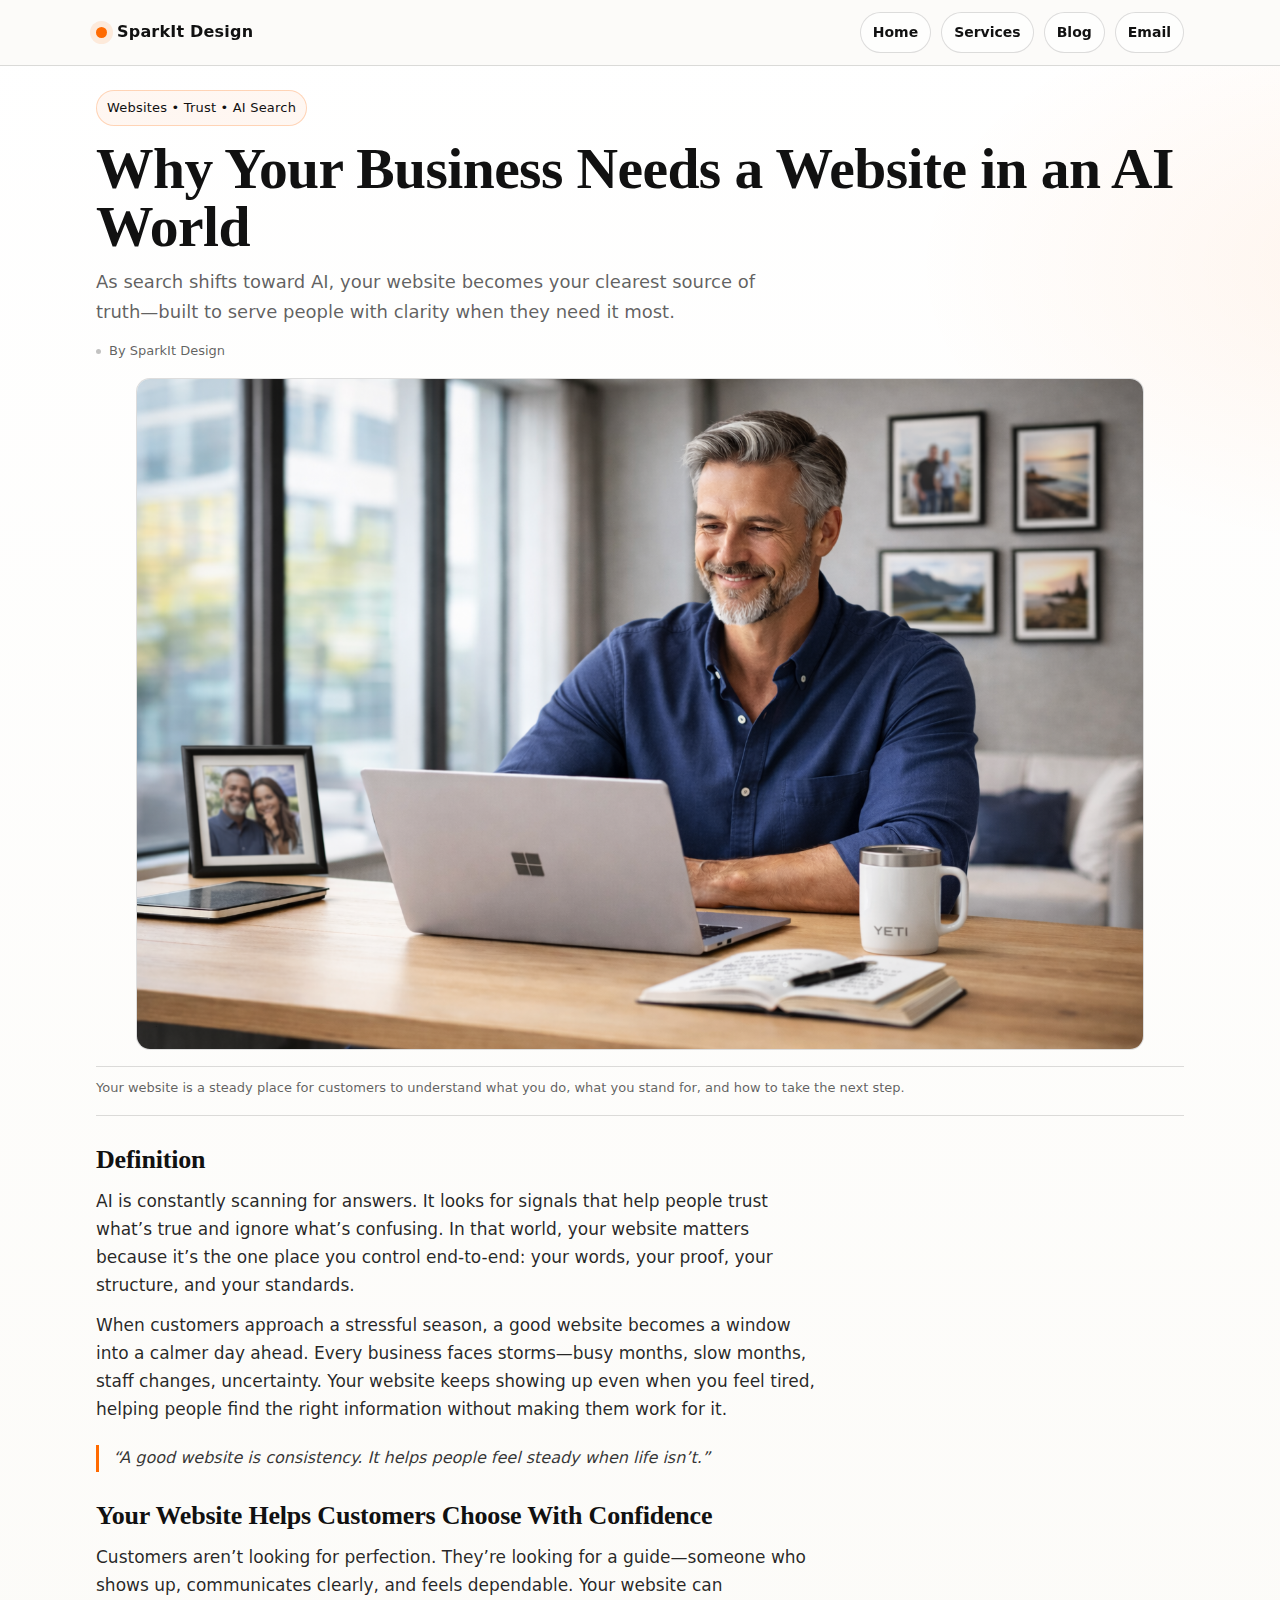
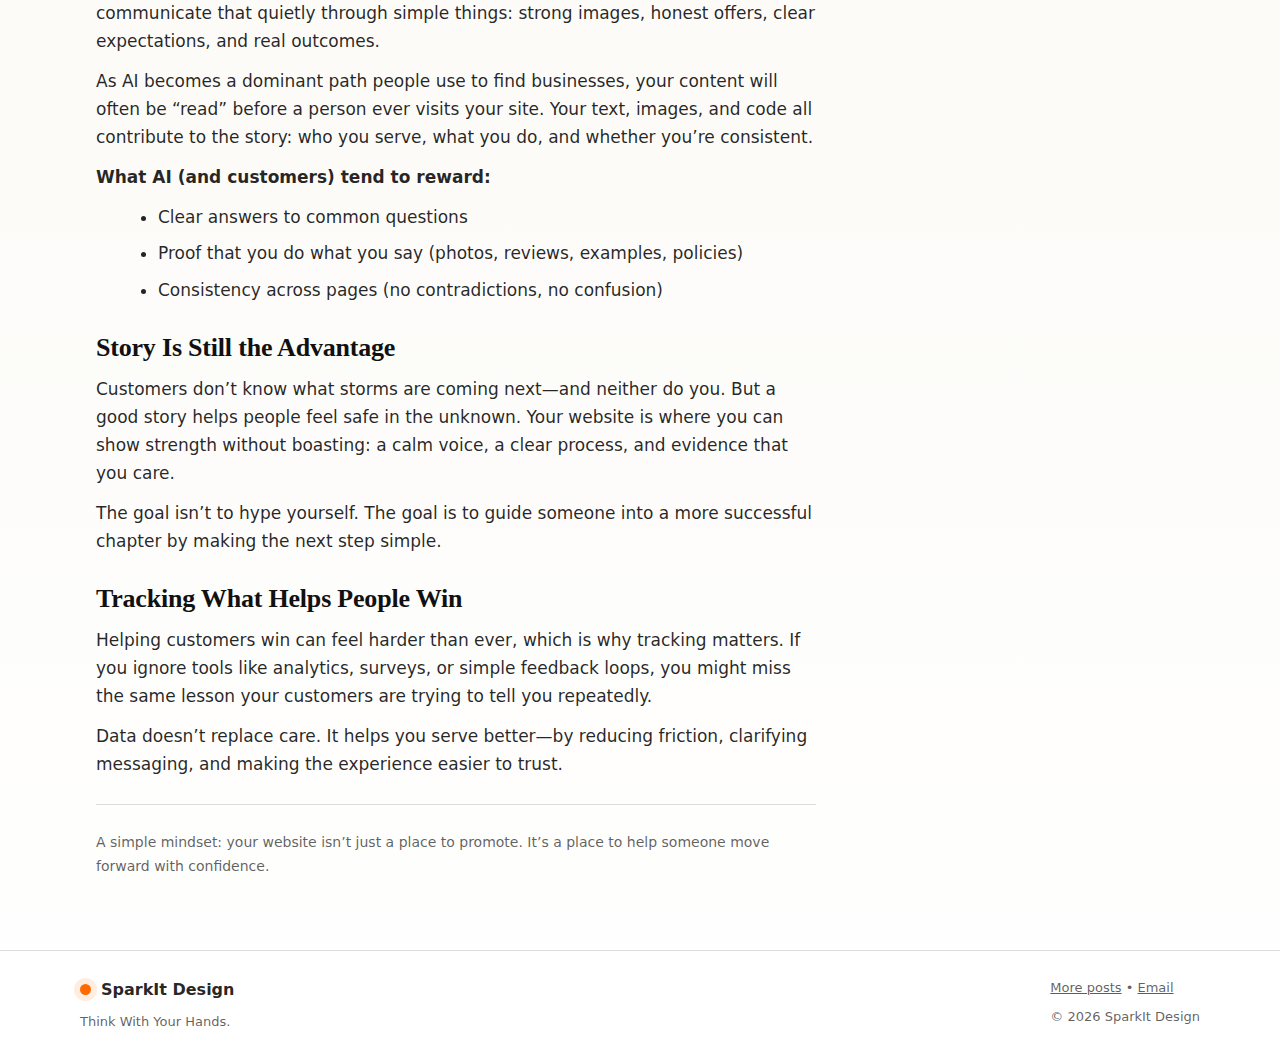
<file: blog/website-in-an-ai-world/index.html>
<!doctype html>
<html lang="en">
<head>
  <!-- Google Tag Manager -->
  <script>(function(w,d,s,l,i){w[l]=w[l]||[];w[l].push({'gtm.start':
  new Date().getTime(),event:'gtm.js'});var f=d.getElementsByTagName(s)[0],
  j=d.createElement(s),dl=l!='dataLayer'?'&l='+l:'';j.async=true;j.src=
  'https://www.googletagmanager.com/gtm.js?id='+i+dl;f.parentNode.insertBefore(j,f);
  })(window,document,'script','dataLayer','GTM-PKBD5PZQ');</script>
  <!-- End Google Tag Manager -->

  <!-- Google tag (gtag.js) -->
  <script async src="https://www.googletagmanager.com/gtag/js?id=G-94JDJYFKGY"></script>
  <script>
    window.dataLayer = window.dataLayer || [];
    function gtag(){dataLayer.push(arguments);}
    gtag('js', new Date());
    gtag('config', 'G-94JDJYFKGY');
  </script>

  <meta charset="utf-8" />
  <meta name="viewport" content="width=device-width, initial-scale=1" />
  <title>Why Your Business Needs a Website in an AI World | SparkIt Design</title>
  <meta name="description" content="In an AI-first search world, your website becomes your clearest source of truth. Here’s why it matters, and how it serves customers with clarity and consistency." />
  <meta name="robots" content="index, follow" />
  <link rel="canonical" href="https://sparkitdesign.com/blog/website-in-an-ai-world/" />

  <!-- Open Graph -->
  <meta property="og:type" content="article" />
  <meta property="og:title" content="Why Your Business Needs a Website in an AI World" />
  <meta property="og:description" content="In an AI-first search world, your website becomes your clearest source of truth. Here’s why it matters." />
  <meta property="og:url" content="https://sparkitdesign.com/blog/website-in-an-ai-world/" />
  <meta property="og:site_name" content="SparkIt Design" />
  <meta property="og:image" content="https://sparkitdesign.com/assets/images/hero-blog2.webp" />

  <!-- Twitter -->
  <meta name="twitter:card" content="summary_large_image" />
  <meta name="twitter:title" content="Why Your Business Needs a Website in an AI World" />
  <meta name="twitter:description" content="In an AI-first search world, your website becomes your clearest source of truth. Here’s why it matters." />
  <meta name="twitter:image" content="https://sparkitdesign.com/assets/images/hero-apple.jpg" />

  <!-- Favicons -->
  <link rel="icon" href="/assets/favicon/favicon.ico" />
  <link rel="icon" type="image/png" sizes="32x32" href="/assets/favicon/favicon-50x50.png" />
  <link rel="icon" type="image/png" sizes="32x32" href="/assets/favicon/favicon-32x32.png" />
  <link rel="icon" type="image/png" sizes="16x16" href="/assets/favicon/favicon-16x16.png" />
  <link rel="apple-touch-icon" href="/assets/favicon/apple-touch-icon.png" />

  <!-- JSON-LD -->
  <script type="application/ld+json">
  {
    "@context":"https://schema.org",
    "@type":"BlogPosting",
    "headline":"Why Your Business Needs a Website in an AI World",
    "description":"In an AI-first search world, your website becomes your clearest source of truth. Here’s why it matters, and how it serves customers with clarity and consistency.",
    "image":["https://sparkitdesign.com/assets/images/hero-apple.jpg"],
    "author":{"@type":"Organization","name":"SparkIt Design"},
    "publisher":{"@type":"Organization","name":"SparkIt Design"},
    "mainEntityOfPage":{"@type":"WebPage","@id":"https://sparkitdesign.com/blog/website-in-an-ai-world/"}
  }
  </script>

  <style>
    :root{
      --accent:#ff6a00;
      --ink:#111;
      --paper:#fcfbf8;
      --muted:rgba(17,17,17,.68);
      --line:rgba(17,17,17,.14);

      --max:1120px;
      --read:720px;

      --serif: ui-serif, Georgia, "Times New Roman", Times, serif;
      --sans: ui-sans-serif, system-ui, -apple-system, Segoe UI, Roboto, Helvetica, Arial;
    }

    *{box-sizing:border-box}
    body{
      margin:0;
      color:var(--ink);
      background:
        radial-gradient(900px 520px at 12% -10%, rgba(255,106,0,.10), transparent 60%),
        radial-gradient(900px 520px at 110% 10%, rgba(255,106,0,.07), transparent 55%),
        linear-gradient(180deg, #ffffff 0%, var(--paper) 65%, #ffffff 100%);
      font-family:var(--sans);
      line-height:1.65;
    }
    a{color:inherit}
    a:hover{color:var(--accent)}

    header{
      position:sticky; top:0; z-index:50;
      background: rgba(252,251,248,.88);
      backdrop-filter: blur(10px);
      border-bottom:1px solid var(--line);
    }
    .topbar{
      max-width:var(--max);
      margin:0 auto;
      padding:12px 16px;
      display:flex; align-items:center; justify-content:space-between; gap:14px;
    }
    .brand{display:flex; align-items:center; gap:10px; text-decoration:none}
    .mark{
      width:11px;height:11px;border-radius:999px;
      background:var(--accent);
      box-shadow:0 0 0 6px rgba(255,106,0,.12);
    }
    .brandname{font-weight:800; letter-spacing:.2px}
    .navlinks{display:flex; gap:10px; flex-wrap:wrap; justify-content:flex-end}
    .pill{
      padding:8px 12px;
      border:1px solid var(--line);
      border-radius:999px;
      background:rgba(255,255,255,.65);
      text-decoration:none;
      font-size:14px;
      font-weight:650;
    }
    .pill:hover{
      border-color:rgba(255,106,0,.25);
      background:rgba(255,106,0,.04);
    }

    main{max-width:var(--max); margin:0 auto; padding:24px 16px 72px}

    .headline-wrap{
      padding-bottom:16px;
      border-bottom:1px solid var(--line);
    }
    .kicker{
      display:inline-flex;
      padding:6px 10px;
      border-radius:999px;
      border:1px solid rgba(255,106,0,.25);
      background:rgba(255,106,0,.05);
      font-size:13px;
      letter-spacing:.2px;
    }
    h1{
      font-family:var(--serif);
      font-weight:900;
      font-size:clamp(36px, 4.5vw, 60px);
      line-height:1.02;
      margin:14px 0 10px;
      letter-spacing:-.6px;
    }
    .subhead{
      margin:0;
      color:var(--muted);
      font-size:18px;
      max-width:60ch;
    }
    .meta{
      display:flex; flex-wrap:wrap;
      gap:10px 16px;
      margin-top:14px;
      color:var(--muted);
      font-size:13px;
    }
    .meta span{display:inline-flex; align-items:center; gap:8px}
    .dotmini{width:5px;height:5px;border-radius:999px;background:rgba(17,17,17,.25);display:inline-block}

    .leadart{
      margin-top:16px;
      overflow:hidden;
      border-radius:14px;
      border:1px solid var(--line);
      background:#fff;
    }
    .leadart img{display:block;width:100%;height:auto}
    .caption{
      margin-top:10px;
      padding-top:10px;
      border-top:1px solid var(--line);
      color:var(--muted);
      font-size:13px;
    }

    article{margin-top:18px}
    .article-inner{max-width:var(--read)}
    .article-inner h2{
      font-family:var(--serif);
      font-size:26px;
      line-height:1.2;
      margin:28px 0 10px;
      letter-spacing:-.2px;
    }
    .article-inner p{
      margin:12px 0;
      font-size:17px;
      color:rgba(17,17,17,.92);
    }
    .article-inner ul{margin:10px 0 12px 22px; color:rgba(17,17,17,.92)}
    .article-inner li{margin:8px 0; font-size:17px}

    .pullquote{
      margin:22px 0;
      padding-left:14px;
      border-left:3px solid var(--accent);
      color:rgba(17,17,17,.86);
      font-style:italic;
    }

    .rule{height:1px;background:var(--line);margin:26px 0}

    footer{
      border-top:1px solid var(--line);
      padding:26px 16px;
      color:var(--muted);
      background:rgba(255,255,255,.55);
    }
    footer .wrap{
      max-width:var(--max);
      margin:0 auto;
      display:flex; align-items:flex-start; justify-content:space-between;
      gap:18px; flex-wrap:wrap;
    }
    .small{font-size:13px}
  </style>
</head>

<body>
  <!-- Google Tag Manager (noscript) -->
  <noscript><iframe src="https://www.googletagmanager.com/ns.html?id=GTM-PKBD5PZQ"
  height="0" width="0" style="display:none;visibility:hidden"></iframe></noscript>
  <!-- End Google Tag Manager (noscript) -->

  <header>
    <div class="topbar">
      <a class="brand" href="/" aria-label="SparkIt Design Home">
        <span class="mark" aria-hidden="true"></span>
        <span class="brandname">SparkIt Design</span>
      </a>

      <nav class="navlinks" aria-label="Primary">
        <a class="pill" href="/">Home</a>
        <a class="pill" href="/#services">Services</a>
        <a class="pill" href="/blog/">Blog</a>
        <a class="pill" href="mailto:sparkitga@gmail.com?subject=SparkIt%20Blog%20Question">Email</a>
      </nav>
    </div>
  </header>

  <main>
    <section>
      <div class="headline-wrap">
        <div class="kicker">Websites • Trust • AI Search</div>
        <h1>Why Your Business Needs a Website in an AI World</h1>
        <p class="subhead">
          As search shifts toward AI, your website becomes your clearest source of truth—built to serve people with clarity when they need it most.
        </p>

        <div class="meta" aria-label="Post metadata">
          <span><span class="dotmini" aria-hidden="true"></span> By SparkIt Design</span>
        </div>

        <figure class="leadart" aria-label="Lead image">
          <picture>
            <source srcset="/assets/images/hero-apple-mobile.jpg" media="(max-width: 860px)" />
            <img src="/assets/images/hero-apple.jpg" alt="A clean, calm website hero image example" loading="eager" fetchpriority="high" />
          </picture>
        </figure>

        <div class="caption">
          Your website is a steady place for customers to understand what you do, what you stand for, and how to take the next step.
        </div>
      </div>

      <article aria-label="Article">
        <div class="article-inner">
          <h2>Definition</h2>
          <p>
            AI is constantly scanning for answers. It looks for signals that help people trust what’s true and ignore what’s confusing.
            In that world, your website matters because it’s the one place you control end-to-end: your words, your proof, your structure, and your standards.
          </p>
          <p>
            When customers approach a stressful season, a good website becomes a window into a calmer day ahead.
            Every business faces storms—busy months, slow months, staff changes, uncertainty. Your website keeps showing up even when you feel tired,
            helping people find the right information without making them work for it.
          </p>

          <div class="pullquote">
            “A good website is consistency. It helps people feel steady when life isn’t.”
          </div>

          <h2>Your Website Helps Customers Choose With Confidence</h2>
          <p>
            Customers aren’t looking for perfection. They’re looking for a guide—someone who shows up, communicates clearly, and feels dependable.
            Your website can communicate that quietly through simple things: strong images, honest offers, clear expectations, and real outcomes.
          </p>
          <p>
            As AI becomes a dominant path people use to find businesses, your content will often be “read” before a person ever visits your site.
            Your text, images, and code all contribute to the story: who you serve, what you do, and whether you’re consistent.
          </p>

          <p><strong>What AI (and customers) tend to reward:</strong></p>
          <ul>
            <li>Clear answers to common questions</li>
            <li>Proof that you do what you say (photos, reviews, examples, policies)</li>
            <li>Consistency across pages (no contradictions, no confusion)</li>
          </ul>

          <h2>Story Is Still the Advantage</h2>
          <p>
            Customers don’t know what storms are coming next—and neither do you. But a good story helps people feel safe in the unknown.
            Your website is where you can show strength without boasting: a calm voice, a clear process, and evidence that you care.
          </p>
          <p>
            The goal isn’t to hype yourself. The goal is to guide someone into a more successful chapter by making the next step simple.
          </p>

          <h2>Tracking What Helps People Win</h2>
          <p>
            Helping customers win can feel harder than ever, which is why tracking matters. If you ignore tools like analytics, surveys,
            or simple feedback loops, you might miss the same lesson your customers are trying to tell you repeatedly.
          </p>
          <p>
            Data doesn’t replace care. It helps you serve better—by reducing friction, clarifying messaging, and making the experience easier to trust.
          </p>

          <div class="rule" aria-hidden="true"></div>

          <p style="margin:0;color:var(--muted);font-size:14px;">
            A simple mindset: your website isn’t just a place to promote. It’s a place to help someone move forward with confidence.
          </p>
        </div>
      </article>
    </section>
  </main>

  <footer>
    <div class="wrap">
      <div>
        <div style="display:flex;align-items:center;gap:10px;margin-bottom:8px;">
          <span class="mark" aria-hidden="true"></span>
          <strong style="color:rgba(17,17,17,.92);">SparkIt Design</strong>
        </div>
        <div class="small">Think With Your Hands.</div>
      </div>

      <div class="small">
        <div>
          <a href="/blog/">More posts</a> •
          <a href="mailto:sparkitga@gmail.com?subject=SparkIt%20Blog%20Question">Email</a>
        </div>
        <div style="margin-top:8px;">© <span id="year"></span> SparkIt Design</div>
      </div>
    </div>
  </footer>

  <script>
    document.getElementById("year").textContent = new Date().getFullYear();
  </script>
</body>
</html>
</file>
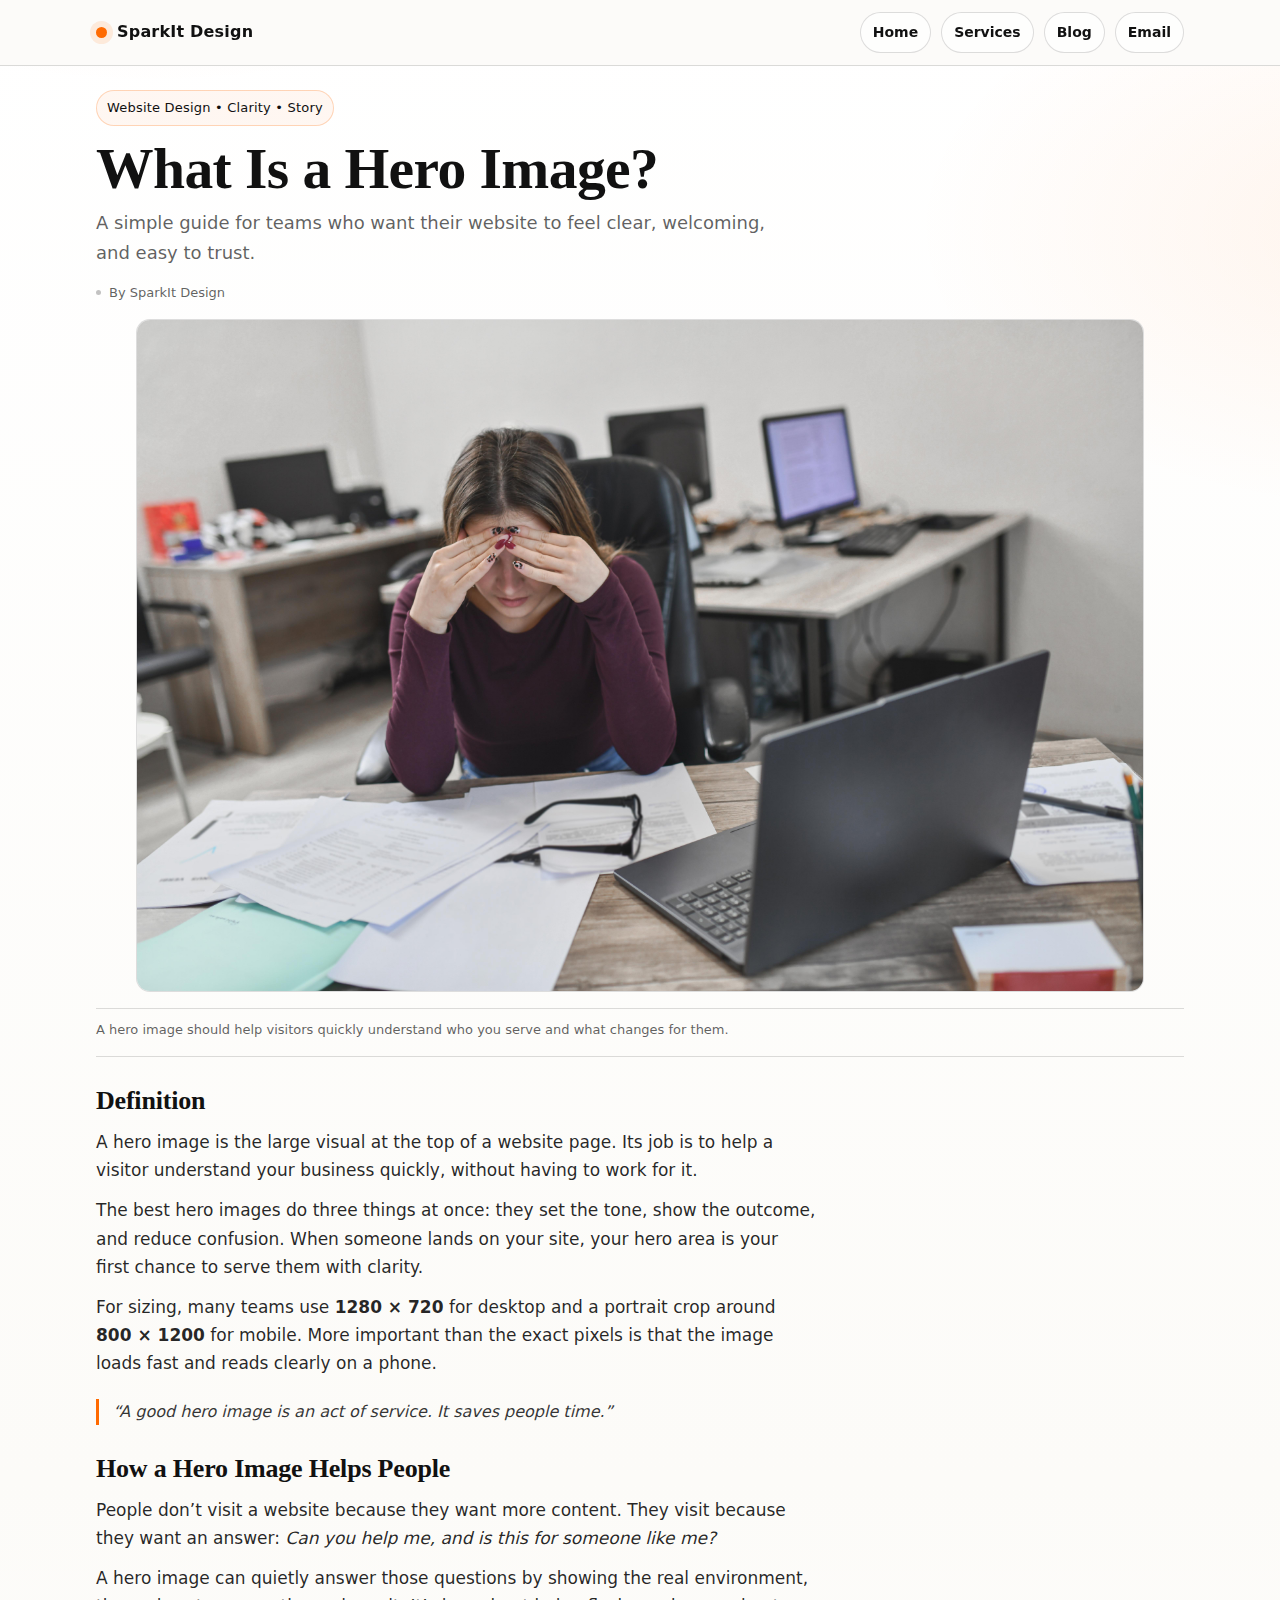
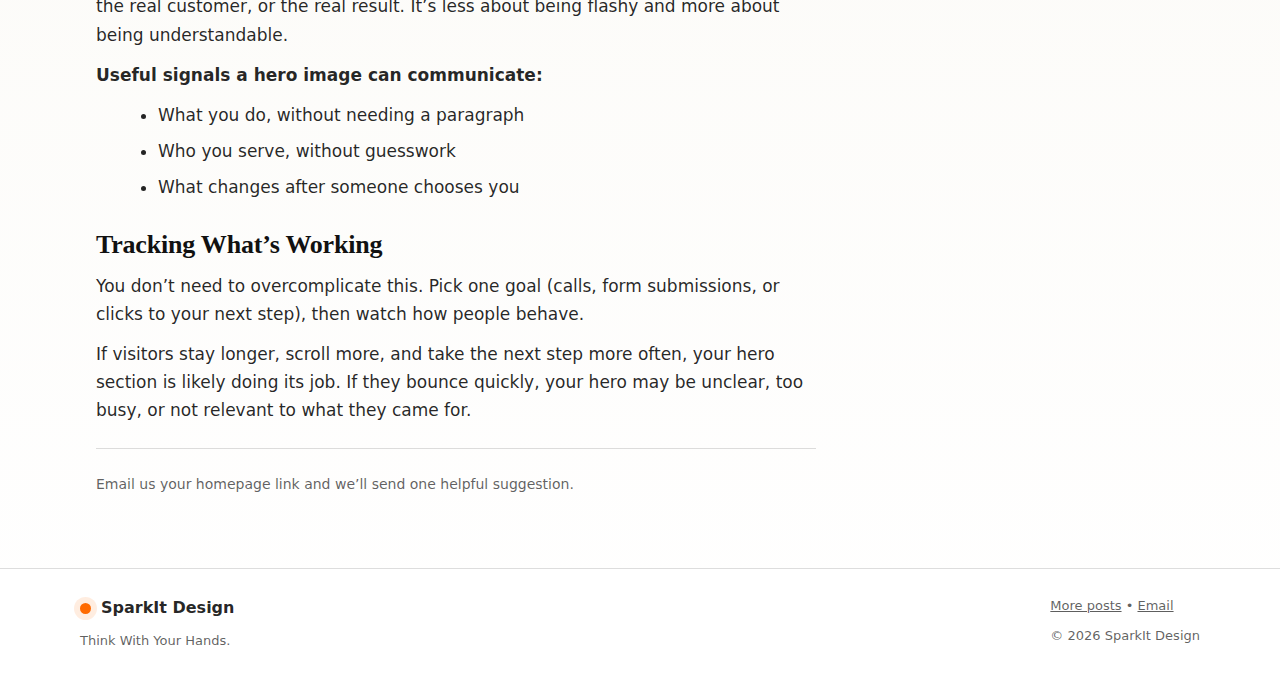
<file: blog/what-is-a-hero-image/index.html>
<!doctype html>
<html lang="en">
<head>
  <!-- Google Tag Manager -->
  <script>(function(w,d,s,l,i){w[l]=w[l]||[];w[l].push({'gtm.start':
  new Date().getTime(),event:'gtm.js'});var f=d.getElementsByTagName(s)[0],
  j=d.createElement(s),dl=l!='dataLayer'?'&l='+l:'';j.async=true;j.src=
  'https://www.googletagmanager.com/gtm.js?id='+i+dl;f.parentNode.insertBefore(j,f);
  })(window,document,'script','dataLayer','GTM-PKBD5PZQ');</script>
  <!-- End Google Tag Manager -->

  <!-- Google tag (gtag.js) -->
  <script async src="https://www.googletagmanager.com/gtag/js?id=G-94JDJYFKGY"></script>
  <script>
    window.dataLayer = window.dataLayer || [];
    function gtag(){dataLayer.push(arguments);}
    gtag('js', new Date());
    gtag('config', 'G-94JDJYFKGY');
  </script>

  <meta charset="utf-8" />
  <meta name="viewport" content="width=device-width, initial-scale=1" />
  <title>What Is a Hero Image? | SparkIt Design</title>
  <meta name="description" content="A hero image is the large visual at the top of a website that helps people understand who you serve and what you do in one glance." />
  <meta name="robots" content="index, follow" />

  <link rel="canonical" href="https://sparkitdesign.com/blog/what-is-a-hero-image/" />

  <!-- Open Graph -->
  <meta property="og:type" content="article" />
  <meta property="og:title" content="What Is a Hero Image?" />
  <meta property="og:description" content="A simple guide for teams who want their website to feel clear, welcoming, and easy to trust." />
  <meta property="og:url" content="https://sparkitdesign.com/blog/what-is-a-hero-image/" />
  <meta property="og:site_name" content="SparkIt Design" />
  <meta property="og:image" content="https://sparkitdesign.com/assets/images/hero-blog1.jpeg" />

  <!-- Twitter -->
  <meta name="twitter:card" content="summary_large_image" />
  <meta name="twitter:title" content="What Is a Hero Image?" />
  <meta name="twitter:description" content="A simple guide to choosing a hero image that serves visitors with clarity." />
  <meta name="twitter:image" content="https://sparkitdesign.com/assets/images/hero-blog1.jpeg" />

  <!-- Favicons -->
  <link rel="icon" href="assets/favicon/favicon.ico" />
  <link rel="icon" type="image/png" sizes="32x32" href="assets/favicon/favicon-50x50.png" />
  <link rel="icon" type="image/png" sizes="32x32" href="assets/favicon/favicon-32x32.png" />
  <link rel="icon" type="image/png" sizes="16x16" href="assets/favicon/favicon-16x16.png" />
  <link rel="apple-touch-icon" href="assets/favicon/apple-touch-icon.png" />

  <!-- JSON-LD -->
  <script type="application/ld+json">
  {
    "@context":"https://schema.org",
    "@type":"BlogPosting",
    "headline":"What Is a Hero Image?",
    "description":"A hero image is the large visual at the top of a website that helps people understand who you serve and what you do in one glance.",
    "image":["https://sparkitdesign.com/assets/images/hero-apple.jpg"],
    "author":{"@type":"Organization","name":"SparkIt Design"},
    "publisher":{"@type":"Organization","name":"SparkIt Design"},
    "mainEntityOfPage":{"@type":"WebPage","@id":"https://sparkitdesign.com/blog/what-is-a-hero-image/"}
  }
  </script>

  <style>
    :root{
      --accent:#ff6a00;
      --ink:#111;
      --paper:#fcfbf8;
      --muted:rgba(17,17,17,.68);
      --line:rgba(17,17,17,.14);

      --max:1120px;
      --read:720px;

      --serif: ui-serif, Georgia, "Times New Roman", Times, serif;
      --sans: ui-sans-serif, system-ui, -apple-system, Segoe UI, Roboto, Helvetica, Arial;
    }

    *{box-sizing:border-box}
    body{
      margin:0;
      color:var(--ink);
      background:
        radial-gradient(900px 520px at 12% -10%, rgba(255,106,0,.10), transparent 60%),
        radial-gradient(900px 520px at 110% 10%, rgba(255,106,0,.07), transparent 55%),
        linear-gradient(180deg, #ffffff 0%, var(--paper) 65%, #ffffff 100%);
      font-family:var(--sans);
      line-height:1.65;
    }
    a{color:inherit}
    a:hover{color:var(--accent)}

    header{
      position:sticky; top:0; z-index:50;
      background: rgba(252,251,248,.88);
      backdrop-filter: blur(10px);
      border-bottom:1px solid var(--line);
    }
    .topbar{
      max-width:var(--max);
      margin:0 auto;
      padding:12px 16px;
      display:flex; align-items:center; justify-content:space-between; gap:14px;
    }
    .brand{display:flex; align-items:center; gap:10px; text-decoration:none}
    .mark{
      width:11px;height:11px;border-radius:999px;
      background:var(--accent);
      box-shadow:0 0 0 6px rgba(255,106,0,.12);
    }
    .brandname{font-weight:800; letter-spacing:.2px}
    .navlinks{display:flex; gap:10px; flex-wrap:wrap; justify-content:flex-end}
    .pill{
      padding:8px 12px;
      border:1px solid var(--line);
      border-radius:999px;
      background:rgba(255,255,255,.65);
      text-decoration:none;
      font-size:14px;
      font-weight:650;
    }
    .pill:hover{
      border-color:rgba(255,106,0,.25);
      background:rgba(255,106,0,.04);
    }

    main{max-width:var(--max); margin:0 auto; padding:24px 16px 72px}

    .mast{
      display:grid;
      grid-template-columns: 1fr;
      gap:24px;
      align-items:start;
    }

    /* No boxes: use whitespace + thin rules */
    .headline-wrap{
      padding-bottom:16px;
      border-bottom:1px solid var(--line);
    }

    .kicker{
      display:inline-flex;
      padding:6px 10px;
      border-radius:999px;
      border:1px solid rgba(255,106,0,.25);
      background:rgba(255,106,0,.05);
      font-size:13px;
      letter-spacing:.2px;
    }

    h1{
      font-family:var(--serif);
      font-weight:900;
      font-size:clamp(36px, 4.5vw, 60px);
      line-height:1.02;
      margin:14px 0 10px;
      letter-spacing:-.6px;
    }
    .subhead{
      margin:0;
      color:var(--muted);
      font-size:18px;
      max-width:60ch;
    }

    .meta{
      display:flex; flex-wrap:wrap;
      gap:10px 16px;
      margin-top:14px;
      color:var(--muted);
      font-size:13px;
    }
    .meta span{display:inline-flex; align-items:center; gap:8px}
    .dotmini{width:5px;height:5px;border-radius:999px;background:rgba(17,17,17,.25);display:inline-block}

    .leadart{
      margin-top:16px;
      overflow:hidden;
      border-radius:14px;
      border:1px solid var(--line);
      background:#fff;
    }
    .leadart img{display:block;width:100%;height:auto}
    .caption{
      margin-top:10px;
      padding-top:10px;
      border-top:1px solid var(--line);
      color:var(--muted);
      font-size:13px;
    }

    article{margin-top:18px}
    .article-inner{max-width:var(--read)}
    .article-inner h2{
      font-family:var(--serif);
      font-size:26px;
      line-height:1.2;
      margin:28px 0 10px;
      letter-spacing:-.2px;
    }
    .article-inner p{
      margin:12px 0;
      font-size:17px;
      color:rgba(17,17,17,.92);
    }
    .article-inner ul{margin:10px 0 12px 22px; color:rgba(17,17,17,.92)}
    .article-inner li{margin:8px 0; font-size:17px}

    .pullquote{
      margin:22px 0;
      padding-left:14px;
      border-left:3px solid var(--accent);
      color:rgba(17,17,17,.86);
      font-style:italic;
    }

    footer{
      border-top:1px solid var(--line);
      padding:26px 16px;
      color:var(--muted);
      background:rgba(255,255,255,.55);
    }
    footer .wrap{
      max-width:var(--max);
      margin:0 auto;
      display:flex; align-items:flex-start; justify-content:space-between;
      gap:18px; flex-wrap:wrap;
    }
    .small{font-size:13px}
  </style>
</head>

<body>
  <!-- Google Tag Manager (noscript) -->
  <noscript><iframe src="https://www.googletagmanager.com/ns.html?id=GTM-PKBD5PZQ"
  height="0" width="0" style="display:none;visibility:hidden"></iframe></noscript>
  <!-- End Google Tag Manager (noscript) -->

  <header>
    <div class="topbar">
      <a class="brand" href="/" aria-label="SparkIt Design Home">
        <span class="mark" aria-hidden="true"></span>
        <span class="brandname">SparkIt Design</span>
      </a>

      <nav class="navlinks" aria-label="Primary">
        <a class="pill" href="/">Home</a>
        <a class="pill" href="/#services">Services</a>
        <a class="pill" href="/blog/">Blog</a>
        <a class="pill" href="mailto:sparkitga@gmail.com?subject=SparkIt%20Blog%20Question">Email</a>
      </nav>
    </div>
  </header>

  <main>
    <section class="mast">
      <div>
        <div class="headline-wrap">
          <div class="kicker">Website Design • Clarity • Story</div>
          <h1>What Is a Hero Image?</h1>
          <p class="subhead">
            A simple guide for teams who want their website to feel clear, welcoming, and easy to trust.
          </p>

          <!-- Removed dates + read time -->
          <div class="meta" aria-label="Post metadata">
            <span><span class="dotmini" aria-hidden="true"></span> By SparkIt Design</span>
          </div>

          <figure class="leadart" aria-label="Lead image">
            <picture>
              <source srcset="/assets/images/hero-blog1.jpeg" media="(max-width: 860px)" />
              <img src="/assets/images/hero-blog1.jpeg" alt="A clean, full-width hero image example" loading="eager" fetchpriority="high" />
            </picture>
          </figure>

          <div class="caption">
            A hero image should help visitors quickly understand who you serve and what changes for them.
          </div>
        </div>

        <article aria-label="Article">
          <div class="article-inner">
            <h2>Definition</h2>
            <p>
              A hero image is the large visual at the top of a website page. Its job is to help a visitor understand your business quickly,
              without having to work for it.
            </p>
            <p>
              The best hero images do three things at once: they set the tone, show the outcome, and reduce confusion.
              When someone lands on your site, your hero area is your first chance to serve them with clarity.
            </p>
            <p>
              For sizing, many teams use <strong>1280 × 720</strong> for desktop and a portrait crop around <strong>800 × 1200</strong> for mobile.
              More important than the exact pixels is that the image loads fast and reads clearly on a phone.
            </p>

            <div class="pullquote">
              “A good hero image is an act of service. It saves people time.”
            </div>

            <h2>How a Hero Image Helps People</h2>
            <p>
              People don’t visit a website because they want more content. They visit because they want an answer:
              <em>Can you help me, and is this for someone like me?</em>
            </p>
            <p>
              A hero image can quietly answer those questions by showing the real environment, the real customer, or the real result.
              It’s less about being flashy and more about being understandable.
            </p>

            <p><strong>Useful signals a hero image can communicate:</strong></p>
            <ul>
              <li>What you do, without needing a paragraph</li>
              <li>Who you serve, without guesswork</li>
              <li>What changes after someone chooses you</li>
            </ul>

            <h2>Tracking What’s Working</h2>
            <p>
              You don’t need to overcomplicate this. Pick one goal (calls, form submissions, or clicks to your next step),
              then watch how people behave.
            </p>
            <p>
              If visitors stay longer, scroll more, and take the next step more often, your hero section is likely doing its job.
              If they bounce quickly, your hero may be unclear, too busy, or not relevant to what they came for.
            </p>

            <div style="height:1px;background:var(--line);margin:24px 0"></div>

            <p style="margin:0;color:var(--muted);font-size:14px;">
              Email us your homepage link and we’ll send one helpful suggestion.
            </p>
          </div>
        </article>
      </div>
    </section>
  </main>

  <footer>
    <div class="wrap">
      <div>
        <div style="display:flex;align-items:center;gap:10px;margin-bottom:8px;">
          <span class="mark" aria-hidden="true"></span>
          <strong style="color:rgba(17,17,17,.92);">SparkIt Design</strong>
        </div>
        <div class="small">Think With Your Hands.</div>
      </div>

      <div class="small">
        <div>
          <a href="/blog/">More posts</a> •
          <a href="mailto:sparkitga@gmail.com?subject=SparkIt%20Blog%20Question">Email</a>
        </div>
        <div style="margin-top:8px;">© <span id="year"></span> SparkIt Design</div>
      </div>
    </div>
  </footer>

  <script>
    document.getElementById("year").textContent = new Date().getFullYear();
  </script>
</body>
</html>
</file>
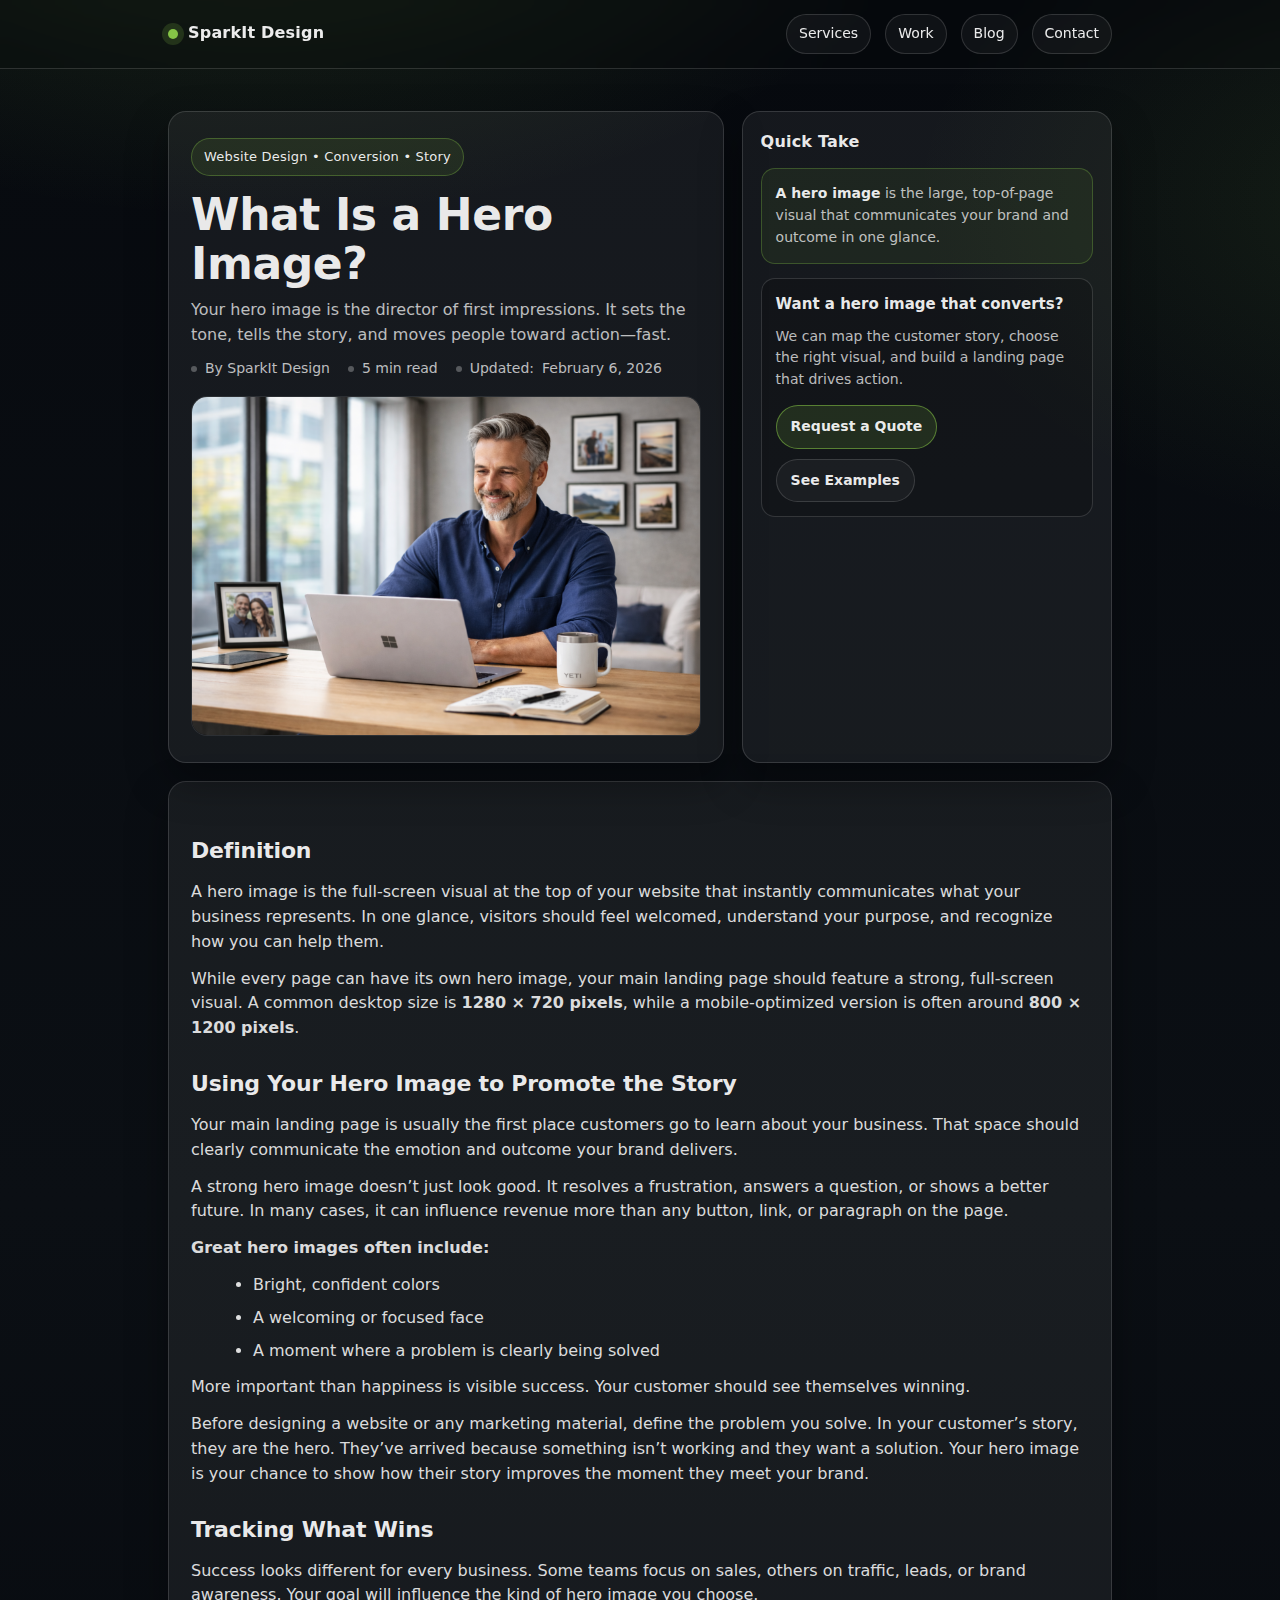
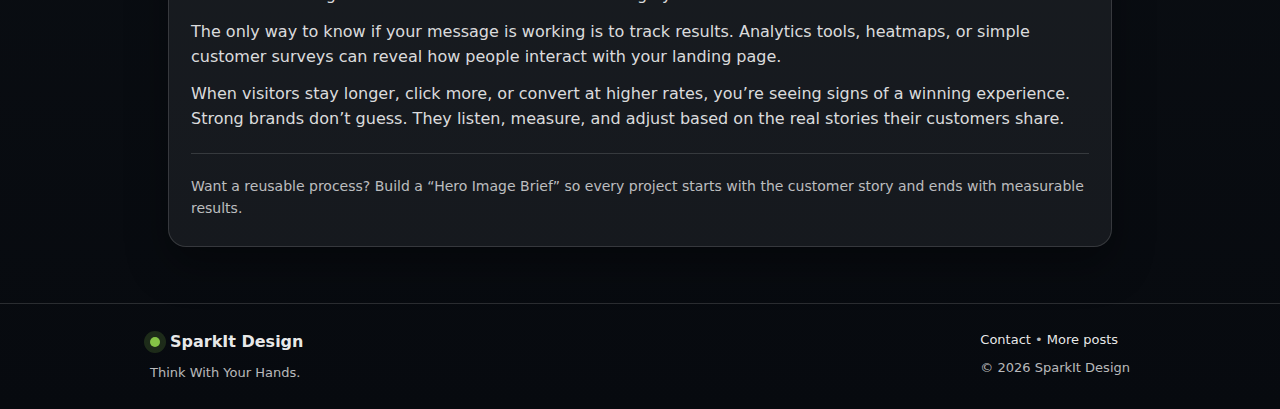
<file: blog/blog/what-is-a-hero-image/index.html>
<!doctype html>
<html lang="en">
<head>
  <!-- Google tag (gtag.js) -->
<script async src="https://www.googletagmanager.com/gtag/js?id=G-94JDJYFKGY"></script>
<script>
  window.dataLayer = window.dataLayer || [];
  function gtag(){dataLayer.push(arguments);}
  gtag('js', new Date());
  gtag('config', 'G-94JDJYFKGY');
</script>

  <meta charset="utf-8" />
  <meta name="viewport" content="width=device-width, initial-scale=1" />
  <title>What Is a Hero Image? | SparkIt Design</title>
  <meta name="description" content="A hero image is the full-screen visual at the top of your website that communicates your brand, emotion, and outcome in one glance. Learn best practices and how to track what wins." />
  <meta name="robots" content="index, follow" />

  <!-- Canonical (clean URL style) -->
  <link rel="canonical" href="https://sparkitdesign.com/blog/what-is-a-hero-image/" />

  <!-- Open Graph -->
  <meta property="og:type" content="article" />
  <meta property="og:title" content="What Is a Hero Image?" />
  <meta property="og:description" content="Your hero image is the director of first impressions. Learn how to choose one that tells your story and drives action." />
  <meta property="og:url" content="https://sparkitdesign.com/blog/what-is-a-hero-image/" />
  <meta property="og:site_name" content="SparkIt Design" />
  <meta property="og:image" content="https://sparkitdesign.com/assets/images/hero-apple.jpg" />

  <!-- Twitter -->
  <meta name="twitter:card" content="summary_large_image" />
  <meta name="twitter:title" content="What Is a Hero Image?" />
  <meta name="twitter:description" content="A practical guide to hero images: definition, best practices, and how to measure success." />
  <meta name="twitter:image" content="https://sparkitdesign.com/assets/images/hero-apple.jpg" />

  <!-- Favicons (adjust if your main site already handles these globally) -->
  <link rel="icon" href="/assets/favicon/favicon.ico" />
  <link rel="apple-touch-icon" href="/assets/favicon/favicon-50x50.png" />

  <!-- JSON-LD -->
  <script type="application/ld+json">
  {
    "@context":"https://schema.org",
    "@type":"BlogPosting",
    "headline":"What Is a Hero Image?",
    "description":"A hero image is the full-screen visual at the top of your website that communicates your brand, emotion, and outcome in one glance.",
    "image":["https://sparkitdesign.com/assets/images/hero-apple.jpg"],
    "author":{"@type":"Organization","name":"SparkIt Design"},
    "publisher":{"@type":"Organization","name":"SparkIt Design"},
    "mainEntityOfPage":{"@type":"WebPage","@id":"https://sparkitdesign.com/blog/what-is-a-hero-image/"}
  }
  </script>

  <style>
    :root{
      --bg:#0b0f14;
      --card: rgba(255,255,255,.06);
      --text: rgba(255,255,255,.92);
      --muted: rgba(255,255,255,.72);
      --line: rgba(255,255,255,.14);
      --accent:#85c446;
      --shadow: 0 18px 40px rgba(0,0,0,.35);
      --radius: 18px;
      --max: 980px;
      --font: ui-sans-serif, system-ui, -apple-system, Segoe UI, Roboto, Helvetica, Arial;
    }
    *{box-sizing:border-box}
    body{
      margin:0;
      font-family:var(--font);
      color:var(--text);
      background:
        radial-gradient(1200px 700px at 20% -10%, rgba(133,196,70,.18), transparent 60%),
        radial-gradient(900px 600px at 110% 10%, rgba(133,196,70,.10), transparent 55%),
        linear-gradient(180deg, #070a0f 0%, var(--bg) 60%, #070a0f 100%);
      line-height:1.55;
    }
    a{color:var(--text);text-decoration:none}
    a:hover{text-decoration:underline}
    header{
      border-bottom:1px solid var(--line);
      background:rgba(0,0,0,.15);
      backdrop-filter:blur(10px);
      position:sticky;top:0;z-index:20;
    }
    .nav{
      max-width:var(--max);
      margin:0 auto;
      padding:14px 18px;
      display:flex;align-items:center;justify-content:space-between;gap:16px;
    }
    .brand{display:flex;align-items:center;gap:10px;font-weight:700;letter-spacing:.2px;white-space:nowrap}
    .dot{width:10px;height:10px;border-radius:999px;background:var(--accent);box-shadow:0 0 0 6px rgba(133,196,70,.18)}
    .navlinks{display:flex;gap:14px;align-items:center;flex-wrap:wrap;justify-content:flex-end}
    .pill{padding:8px 12px;border:1px solid var(--line);border-radius:999px;background:rgba(255,255,255,.04);font-size:14px}
    .pill:hover{border-color:rgba(133,196,70,.55);text-decoration:none}

    main{max-width:var(--max);margin:0 auto;padding:28px 18px 56px}
    .grid{display:grid;grid-template-columns:1.2fr .8fr;gap:18px;align-items:stretch;margin-top:14px}
    @media (max-width:860px){.grid{grid-template-columns:1fr}}
    .card{background:var(--card);border:1px solid var(--line);border-radius:var(--radius);box-shadow:var(--shadow)}
    .articlehead{padding:26px 22px}
    .kicker{
      display:inline-flex;align-items:center;gap:10px;
      padding:8px 12px;border-radius:999px;
      border:1px solid rgba(133,196,70,.35);
      background:rgba(133,196,70,.10);
      font-size:13px;letter-spacing:.2px;margin-bottom:14px;width:fit-content
    }
    h1{font-size:clamp(30px,4vw,44px);line-height:1.12;margin:0 0 10px;letter-spacing:-.4px}
    .meta{display:flex;flex-wrap:wrap;gap:12px 18px;color:var(--muted);font-size:14px;margin-top:10px}
    .meta span{display:inline-flex;align-items:center;gap:8px}
    .meta i{width:6px;height:6px;border-radius:999px;background:rgba(255,255,255,.28);display:inline-block}

    .heroimg{
      margin-top:16px;
      border-radius:16px;
      overflow:hidden;
      border:1px solid var(--line);
      background:#0a0d12;
    }
    .heroimg img{display:block;width:100%;height:auto}

    aside{padding:18px;display:flex;flex-direction:column;gap:14px}
    aside h2{margin:0;font-size:16px;letter-spacing:.2px}
    .callout{padding:14px;border-radius:14px;border:1px solid rgba(133,196,70,.30);background:rgba(133,196,70,.08)}
    .callout p{margin:0;color:var(--muted);font-size:14px}
    .cta{display:flex;flex-direction:column;gap:10px;padding:14px;border-radius:14px;border:1px solid var(--line);background:rgba(0,0,0,.18)}
    .cta strong{font-size:15px}
    .cta p{margin:0;color:var(--muted);font-size:14px}
    .btnrow{display:flex;gap:10px;flex-wrap:wrap;margin-top:4px}
    .btn{
      display:inline-flex;align-items:center;justify-content:center;gap:10px;
      padding:10px 14px;border-radius:999px;
      border:1px solid rgba(133,196,70,.55);
      background:rgba(133,196,70,.14);
      font-weight:650;font-size:14px;text-decoration:none
    }
    .btn:hover{text-decoration:none;border-color:rgba(133,196,70,.85)}
    .btn.secondary{border-color:var(--line);background:rgba(255,255,255,.04);font-weight:600}

    article{margin-top:18px;padding:26px 22px}
    article h2{margin:26px 0 10px;font-size:22px;letter-spacing:-.2px}
    article p{margin:12px 0;color:rgba(255,255,255,.86);font-size:16px}
    ul{margin:10px 0 12px 22px;color:rgba(255,255,255,.86)}
    li{margin:8px 0}
    .divider{height:1px;background:var(--line);margin:22px 0}
    footer{border-top:1px solid var(--line);color:var(--muted);padding:26px 18px}
    footer .wrap{max-width:var(--max);margin:0 auto;display:flex;align-items:flex-start;justify-content:space-between;gap:18px;flex-wrap:wrap}
    .small{font-size:13px;color:var(--muted)}
  </style>
</head>

<body>
  <header>
    <div class="nav">
      <a class="brand" href="/">
        <span class="dot" aria-hidden="true"></span>
        <span>SparkIt Design</span>
      </a>
      <nav class="navlinks" aria-label="Primary">
        <a class="pill" href="/services">Services</a>
        <a class="pill" href="/work">Work</a>
        <a class="pill" href="/blog">Blog</a>
        <a class="pill" href="/contact">Contact</a>
      </nav>
    </div>
  </header>

  <main>
    <section class="grid">
      <div class="card articlehead">
        <div class="kicker">Website Design • Conversion • Story</div>
        <h1>What Is a Hero Image?</h1>
        <p style="margin:0;color:var(--muted);font-size:16px;">
          Your hero image is the director of first impressions. It sets the tone, tells the story, and moves people toward action—fast.
        </p>

        <div class="meta" aria-label="Post metadata">
          <span><i aria-hidden="true"></i> By SparkIt Design</span>
          <span><i aria-hidden="true"></i> 5 min read</span>
          <span><i aria-hidden="true"></i> Updated: <time datetime="2026-02-06">February 6, 2026</time></span>
        </div>

        <!-- Hero image preview on the post (uses your repo assets path) -->
        <div class="heroimg" aria-label="Example hero image">
          <picture>
            <source srcset="/assets/images/hero-apple-mobile.jpg" media="(max-width: 860px)" />
            <img src="/assets/images/hero-apple.jpg" alt="Example of a clean, full-width hero image" loading="lazy" />
          </picture>
        </div>
      </div>

      <aside class="card">
        <h2>Quick Take</h2>
        <div class="callout">
          <p><strong style="color:var(--text);">A hero image</strong> is the large, top-of-page visual that communicates your brand and outcome in one glance.</p>
        </div>

        <div class="cta">
          <strong>Want a hero image that converts?</strong>
          <p>We can map the customer story, choose the right visual, and build a landing page that drives action.</p>
          <div class="btnrow">
            <a class="btn" href="/contact">Request a Quote</a>
            <a class="btn secondary" href="/work">See Examples</a>
          </div>
        </div>
      </aside>
    </section>

    <article class="card">
      <h2>Definition</h2>
      <p>
        A hero image is the full-screen visual at the top of your website that instantly communicates what your business represents.
        In one glance, visitors should feel welcomed, understand your purpose, and recognize how you can help them.
      </p>
      <p>
        While every page can have its own hero image, your main landing page should feature a strong, full-screen visual.
        A common desktop size is <strong>1280 × 720 pixels</strong>, while a mobile-optimized version is often around <strong>800 × 1200 pixels</strong>.
      </p>

      <h2>Using Your Hero Image to Promote the Story</h2>
      <p>
        Your main landing page is usually the first place customers go to learn about your business. That space should clearly communicate
        the emotion and outcome your brand delivers.
      </p>
      <p>
        A strong hero image doesn’t just look good. It resolves a frustration, answers a question, or shows a better future.
        In many cases, it can influence revenue more than any button, link, or paragraph on the page.
      </p>

      <p><strong>Great hero images often include:</strong></p>
      <ul>
        <li>Bright, confident colors</li>
        <li>A welcoming or focused face</li>
        <li>A moment where a problem is clearly being solved</li>
      </ul>

      <p>
        More important than happiness is visible success. Your customer should see themselves winning.
      </p>

      <p>
        Before designing a website or any marketing material, define the problem you solve. In your customer’s story, they are the hero.
        They’ve arrived because something isn’t working and they want a solution. Your hero image is your chance to show how their story improves
        the moment they meet your brand.
      </p>

      <h2>Tracking What Wins</h2>
      <p>
        Success looks different for every business. Some teams focus on sales, others on traffic, leads, or brand awareness.
        Your goal will influence the kind of hero image you choose.
      </p>
      <p>
        The only way to know if your message is working is to track results. Analytics tools, heatmaps, or simple customer surveys can reveal
        how people interact with your landing page.
      </p>
      <p>
        When visitors stay longer, click more, or convert at higher rates, you’re seeing signs of a winning experience.
        Strong brands don’t guess. They listen, measure, and adjust based on the real stories their customers share.
      </p>

      <div class="divider" role="separator" aria-hidden="true"></div>

      <p style="margin:0;color:var(--muted);font-size:14px;">
        Want a reusable process? Build a “Hero Image Brief” so every project starts with the customer story and ends with measurable results.
      </p>
    </article>
  </main>

  <footer>
    <div class="wrap">
      <div>
        <div style="display:flex;align-items:center;gap:10px;margin-bottom:8px;">
          <span class="dot" aria-hidden="true"></span>
          <strong style="color:var(--text);">SparkIt Design</strong>
        </div>
        <div class="small">Think With Your Hands.</div>
      </div>

      <div class="small">
        <div><a href="/contact">Contact</a> • <a href="/blog">More posts</a></div>
        <div style="margin-top:8px;">© <span id="year"></span> SparkIt Design</div>
      </div>
    </div>
  </footer>

  <script>
    document.getElementById("year").textContent = new Date().getFullYear();
  </script>
</body>
</html>
</file>
<file: styles.css>
/* ========================================
   CSS VARIABLES
======================================== */
:root {
  --bg-dark: #050505;
  --bg-card: #0c0c0c;
  --bg-light: #e8e8ea;

  --text-primary: #ffffff;
  --text-secondary: rgba(255, 255, 255, 0.75);
  --text-muted: rgba(255, 255, 255, 0.55);
  --text-dark: #1d1d1f;

  --accent: #f5a623;
  --accent-hover: #e09515;

  --font: -apple-system, BlinkMacSystemFont, "Segoe UI",
          Roboto, Helvetica, Arial, sans-serif;

  --container: 1120px;

  --radius-sm: 10px;
  --radius-md: 16px;
  --radius-lg: 24px;
  --radius-pill: 999px;

  --border: 1px solid rgba(255,255,255,0.08);
  --shadow: 0 12px 40px rgba(0,0,0,0.45);

  --space-1: 0.5rem;
  --space-2: 0.75rem;
  --space-3: 1rem;
  --space-4: 1.5rem;
  --space-5: 2rem;
  --space-6: 3rem;
  --space-7: 4.5rem;
  --space-8: 6rem;
}

/* ========================================
   RESET
======================================== */
*,
*::before,
*::after {
  box-sizing: border-box;
  margin: 0;
  padding: 0;
}

html {
  scroll-behavior: smooth;
}

body {
  font-family: var(--font);
  background: var(--bg-dark);
  color: var(--text-primary);
  line-height: 1.6;
  -webkit-font-smoothing: antialiased;
}

img {
  max-width: 100%;
  display: block;
}

a {
  color: inherit;
  text-decoration: none;
}

/* Accessibility */
.skip-link {
  position: absolute;
  left: -999px;
  top: 1rem;
  background: #fff;
  color: #000;
  padding: 0.75rem 1rem;
  border-radius: var(--radius-sm);
  z-index: 9999;
}

.skip-link:focus {
  left: 1rem;
}

:focus-visible {
  outline: 3px solid var(--accent);
  outline-offset: 3px;
}

@media (prefers-reduced-motion: reduce) {
  * {
    transition: none !important;
    animation: none !important;
  }
}

/* ========================================
   LAYOUT
======================================== */
.container {
  max-width: var(--container);
  margin: 0 auto;
  padding: 0 var(--space-5);
}

/* ========================================
   HEADER / NAV
======================================== */
.header {
  position: sticky;
  top: 0;
  z-index: 1000;
  background: rgba(10,10,10,0.85);
  backdrop-filter: blur(16px);
  border-bottom: var(--border);
}

.header-inner {
  display: flex;
  align-items: center;
  justify-content: space-between;
  height: 72px;
}

.logo img {
  height: 28px;
}

.nav {
  display: flex;
  gap: var(--space-4);
  align-items: center;
}

.nav-link {
  font-size: 0.9rem;
  color: var(--text-muted);
}

.nav-link:hover {
  color: var(--text-primary);
}

.nav-cta {
  padding: 0.5rem 0.9rem;
  border-radius: var(--radius-pill);
  border: 1px solid rgba(245,166,35,0.35);
  background: rgba(245,166,35,0.12);
  color: var(--text-primary);
}

/* ========================================
   BUTTONS
======================================== */
.btn {
  display: inline-flex;
  align-items: center;
  justify-content: center;
  font-weight: 600;
  border-radius: var(--radius-sm);
  padding: 0.85rem 1.25rem;
  border: none;
  cursor: pointer;
  transition: background 0.2s ease, transform 0.15s ease;
}

.btn:hover {
  transform: translateY(-1px);
}

.btn-primary {
  background: var(--accent);
  color: #000;
}

.btn-primary:hover {
  background: var(--accent-hover);
}

.btn-secondary {
  background: rgba(255,255,255,0.08);
  border: 1px solid rgba(255,255,255,0.15);
  color: #fff;
}

.btn-outline {
  background: transparent;
  border: 1px solid rgba(255,255,255,0.4);
  color: #fff;
}

/* Apple-style pill buttons */
.btn-pill {
  border-radius: var(--radius-pill);
  min-width: 140px;
}

.btn-light {
  background: rgba(255,255,255,0.95);
  color: #000;
}

.btn-dark {
  background: rgba(0,0,0,0.35);
  border: 1px solid rgba(255,255,255,0.4);
  color: #fff;
  backdrop-filter: blur(10px);
}

/* ========================================
   HERO (APPLE-STYLE IMAGE)
======================================== */
.hero.hero-image {
  position: relative;
  min-height: 92vh;
  display: grid;
  place-items: center;
  text-align: center;
  padding: var(--space-8) 0;
  overflow: hidden;
}

.hero-media {
  position: absolute;
  inset: 0;
  z-index: -2;
}

.hero-media img {
  width: 100%;
  height: 100%;
  object-fit: cover;
}

.hero-overlay {
  position: absolute;
  inset: 0;
  z-index: -1;
  background:
    radial-gradient(1200px 600px at 50% 30%, rgba(0,0,0,0.35), rgba(0,0,0,0.75)),
    linear-gradient(to bottom, rgba(0,0,0,0.2), rgba(0,0,0,0.7));
}

.hero-content {
  max-width: 880px;
}

.hero-headline {
  font-size: clamp(2.5rem, 6vw, 4.5rem);
  font-weight: 700;
  letter-spacing: -0.04em;
  margin-bottom: var(--space-3);
}

.hero-subheadline {
  font-size: clamp(1.1rem, 2vw, 1.35rem);
  color: var(--text-secondary);
  max-width: 52ch;
  margin: 0 auto var(--space-5);
}

.hero-actions {
  display: flex;
  justify-content: center;
  gap: var(--space-3);
  flex-wrap: wrap;
}

.hero-services {
  margin-top: var(--space-3);
  font-size: 0.85rem;
  letter-spacing: 0.12em;
  text-transform: uppercase;
  color: var(--text-muted);
}

/* ========================================
   SECTIONS
======================================== */
.section {
  padding: var(--space-7) 0;
}

.section.alt {
  background: rgba(255,255,255,0.02);
  border-top: var(--border);
  border-bottom: var(--border);
}

.section-header {
  max-width: 760px;
  margin: 0 auto var(--space-6);
  text-align: center;
}

.section-title {
  font-size: clamp(1.6rem, 3vw, 2.4rem);
  margin-bottom: var(--space-2);
}

.section-subtitle {
  color: var(--text-secondary);
}

/* ========================================
   CARDS / GRIDS
======================================== */
.grid-3 {
  display: grid;
  grid-template-columns: repeat(3, 1fr);
  gap: var(--space-4);
}

.card {
  background: var(--bg-card);
  border-radius: var(--radius-lg);
  padding: var(--space-5);
  border: var(--border);
  box-shadow: var(--shadow);
}

/* ========================================
   ABOUT (LIGHT)
======================================== */
.about {
  background: var(--bg-light);
  color: var(--text-dark);
}

.about-grid {
  display: grid;
  grid-template-columns: 1.2fr 0.8fr;
  gap: var(--space-6);
  align-items: center;
}

.about-text {
  color: #4b4b50;
}

/* ========================================
   FOOTER
======================================== */
.footer {
  padding: var(--space-7) 0 var(--space-6);
  border-top: var(--border);
  text-align: center;
}

.footer-tagline {
  font-size: 0.75rem;
  letter-spacing: 0.3em;
  text-transform: uppercase;
  color: var(--accent);
  margin-bottom: var(--space-5);
}

.footer-nav {
  display: flex;
  justify-content: center;
  gap: var(--space-5);
  flex-wrap: wrap;
  margin-bottom: var(--space-5);
}

.footer-link {
  color: var(--text-muted);
}

.footer-link:hover {
  color: var(--text-primary);
}

.footer-logo img {
  height: 24px;
  margin: 0 auto;
}

.footer-copyright {
  font-size: 0.8rem;
  color: rgba(255,255,255,0.45);
}

/* ========================================
   RESPONSIVE
======================================== */
@media (max-width: 900px) {
  .grid-3,
  .about-grid {
    grid-template-columns: 1fr;
    text-align: center;
  }

  .hero.hero-image {
    min-height: 88vh;
  }

  .btn-pill {
    width: 100%;
    max-width: 320px;
  }
}

@media (max-width: 600px) {
  .container {
    padding: 0 var(--space-4);
  }

  .header-inner {
    flex-direction: column;
    height: auto;
    padding: var(--space-3) 0;
    gap: var(--space-3);
  }

  .nav {
    justify-content: center;
    flex-wrap: wrap;
  }
}
</file>
